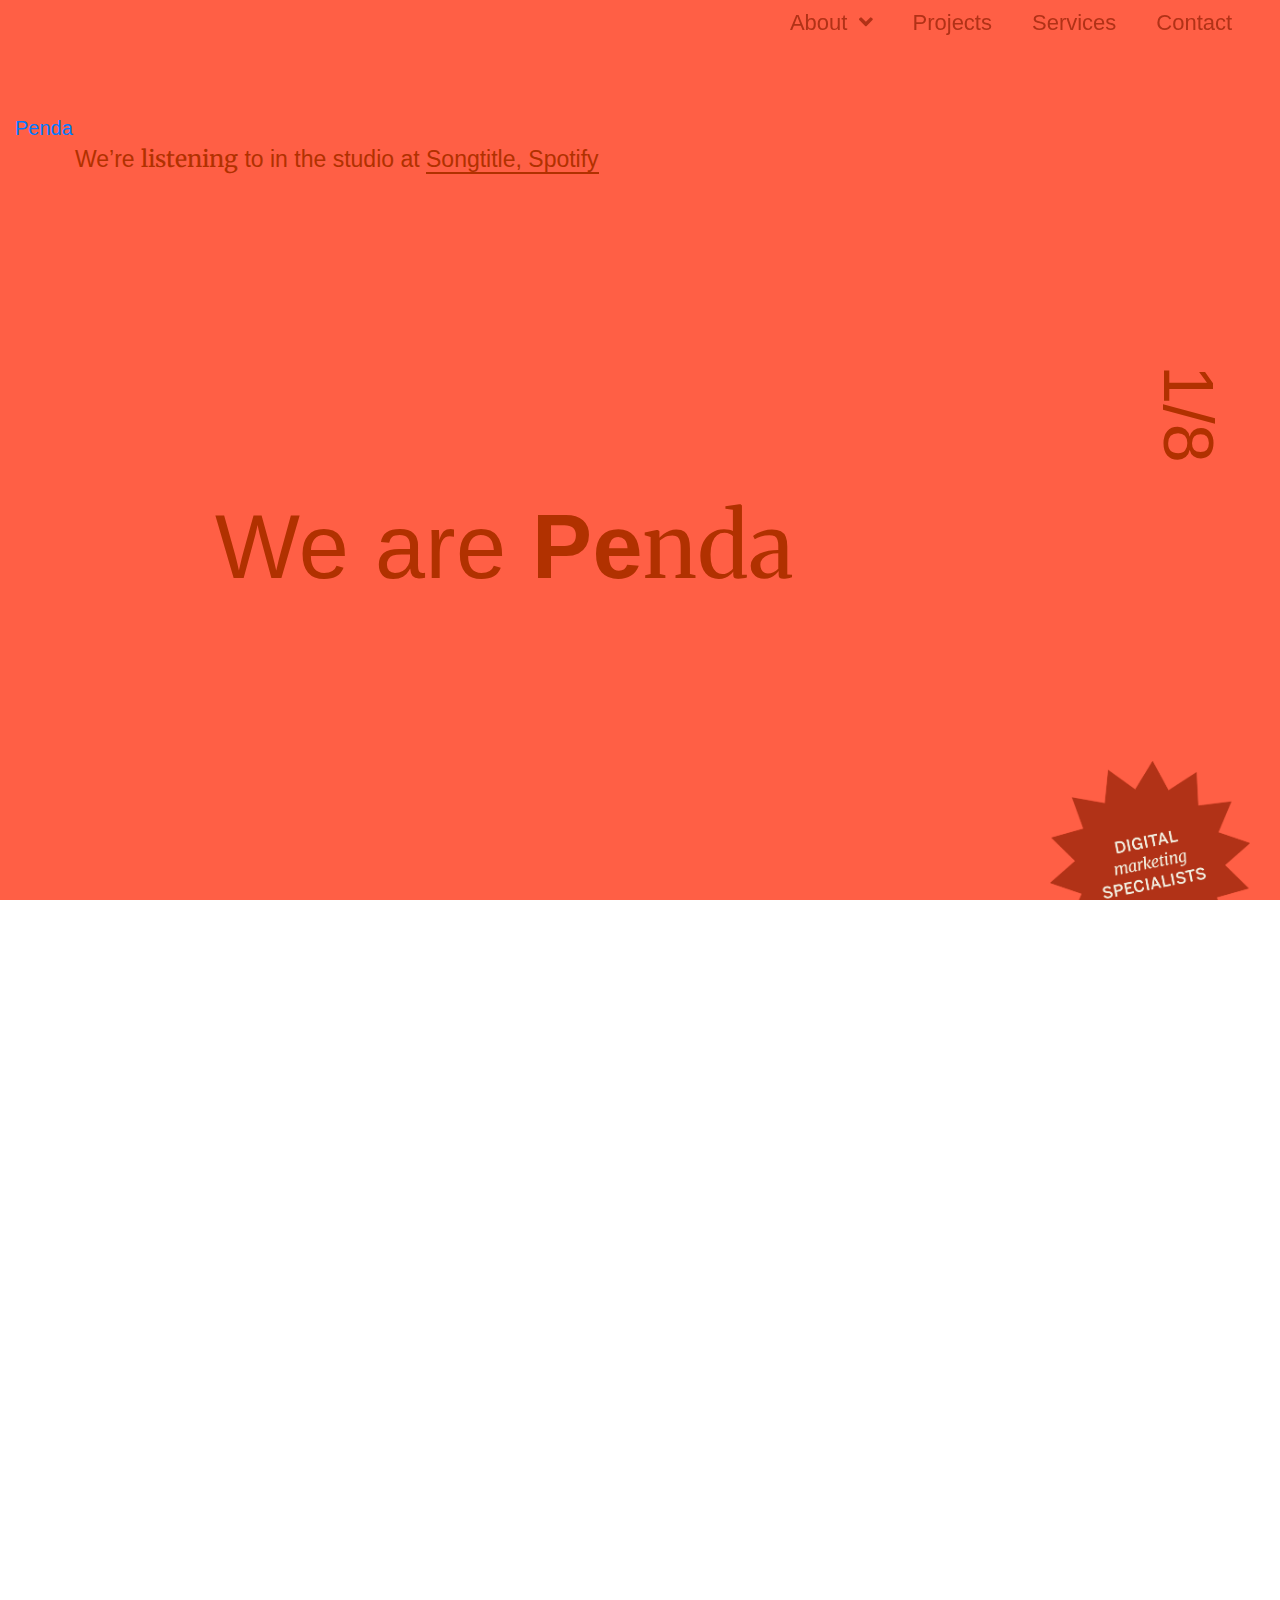
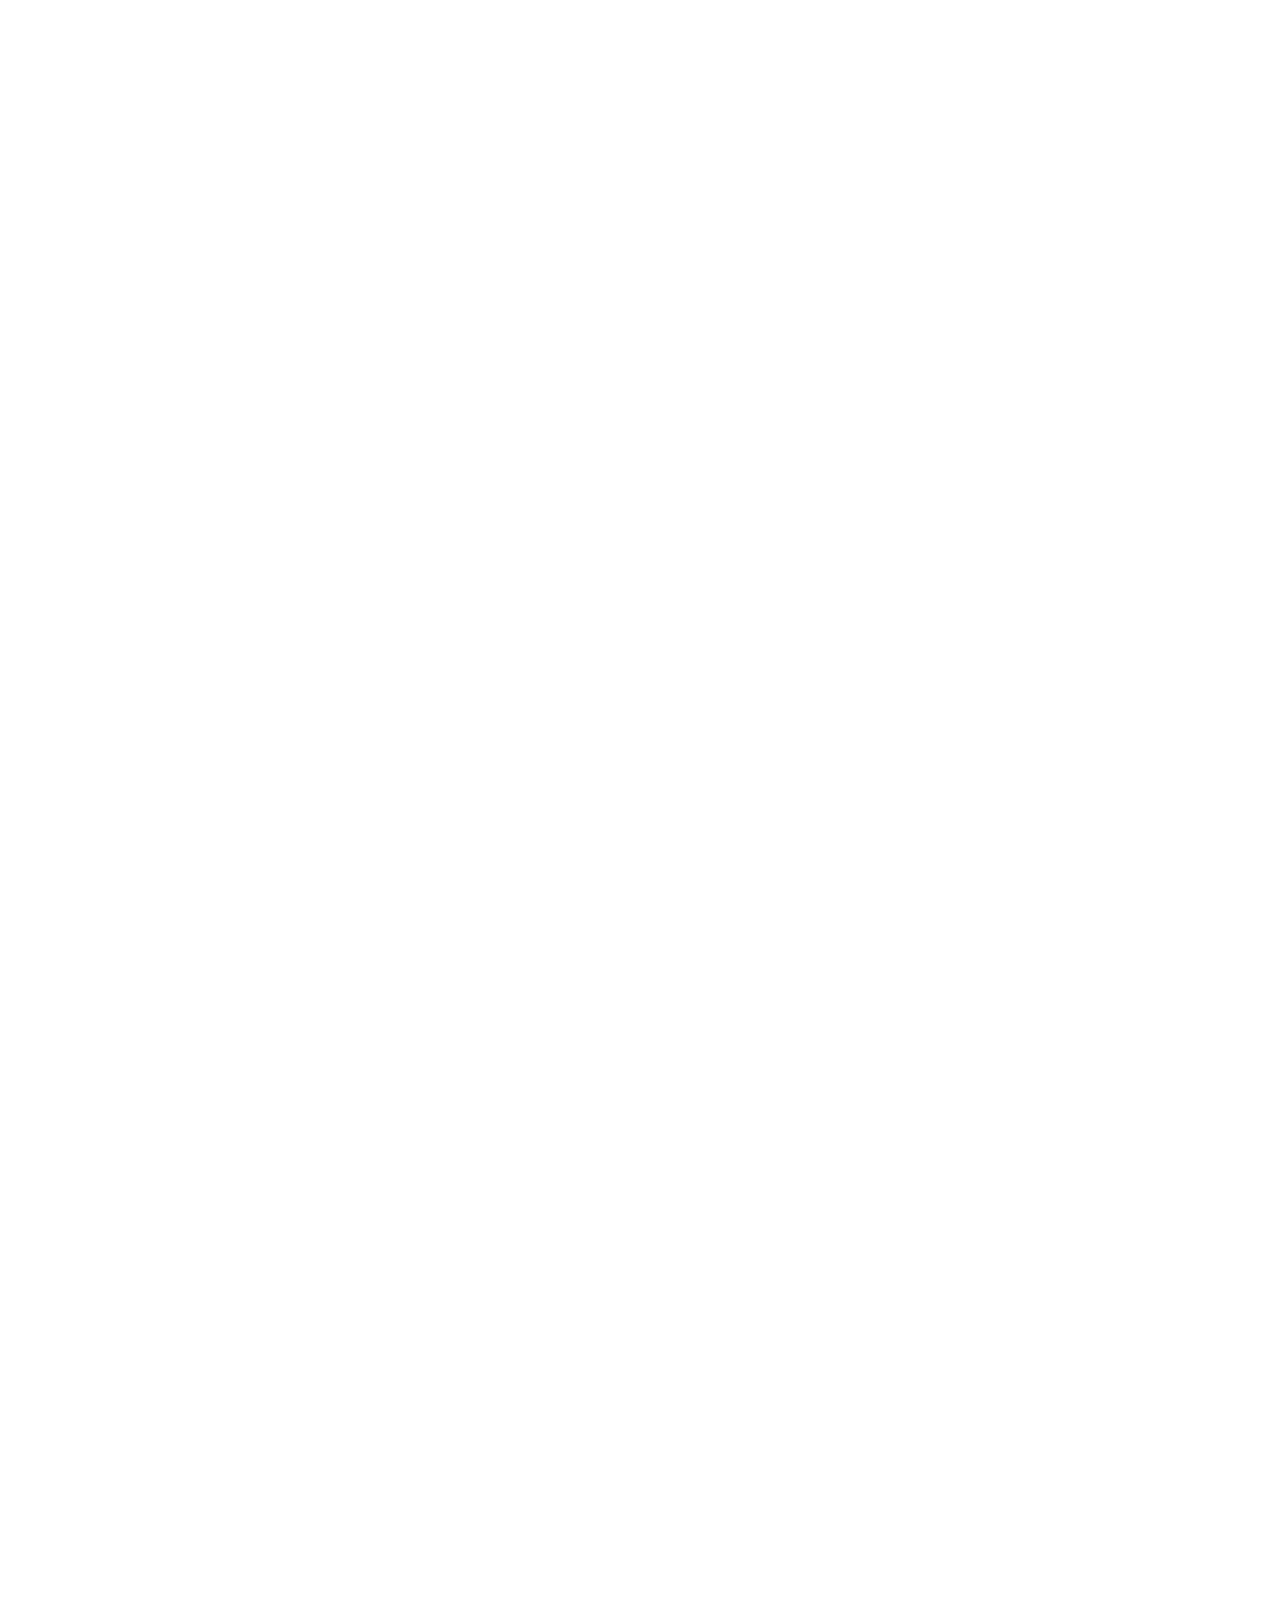
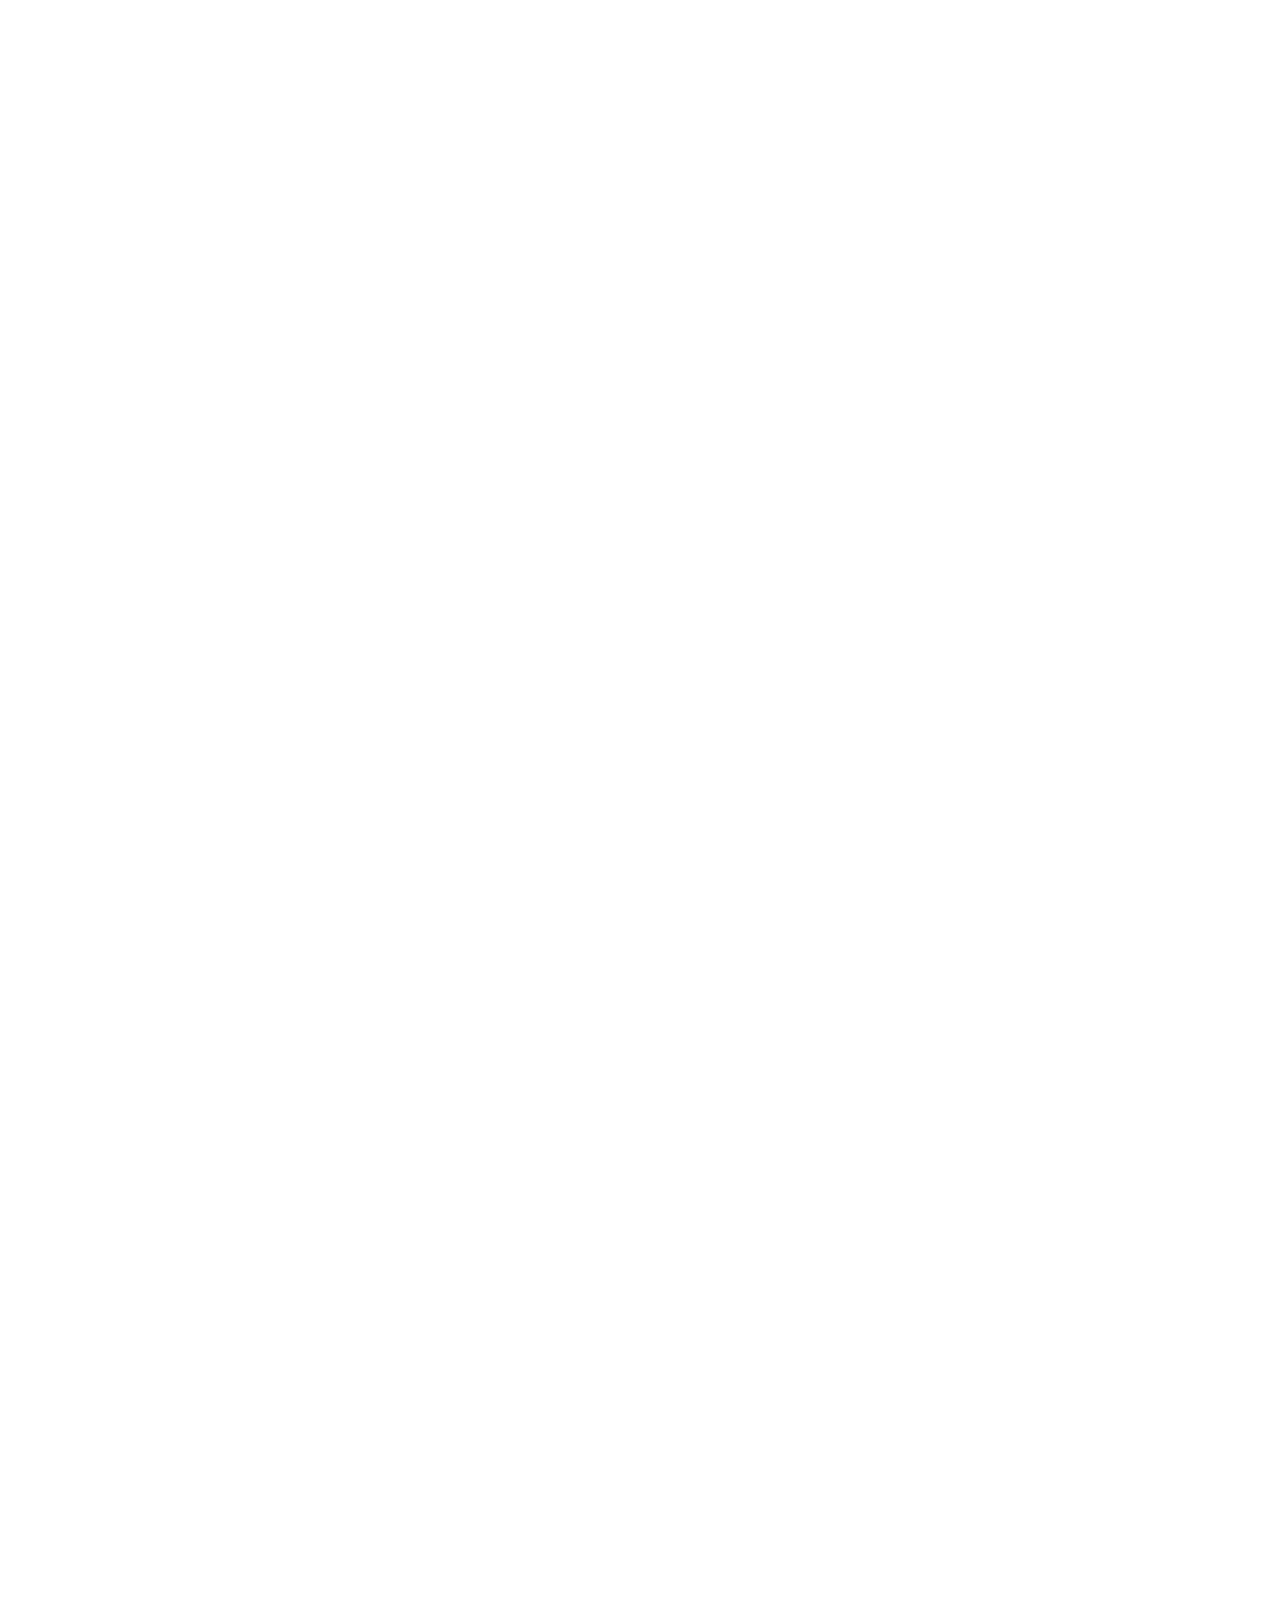
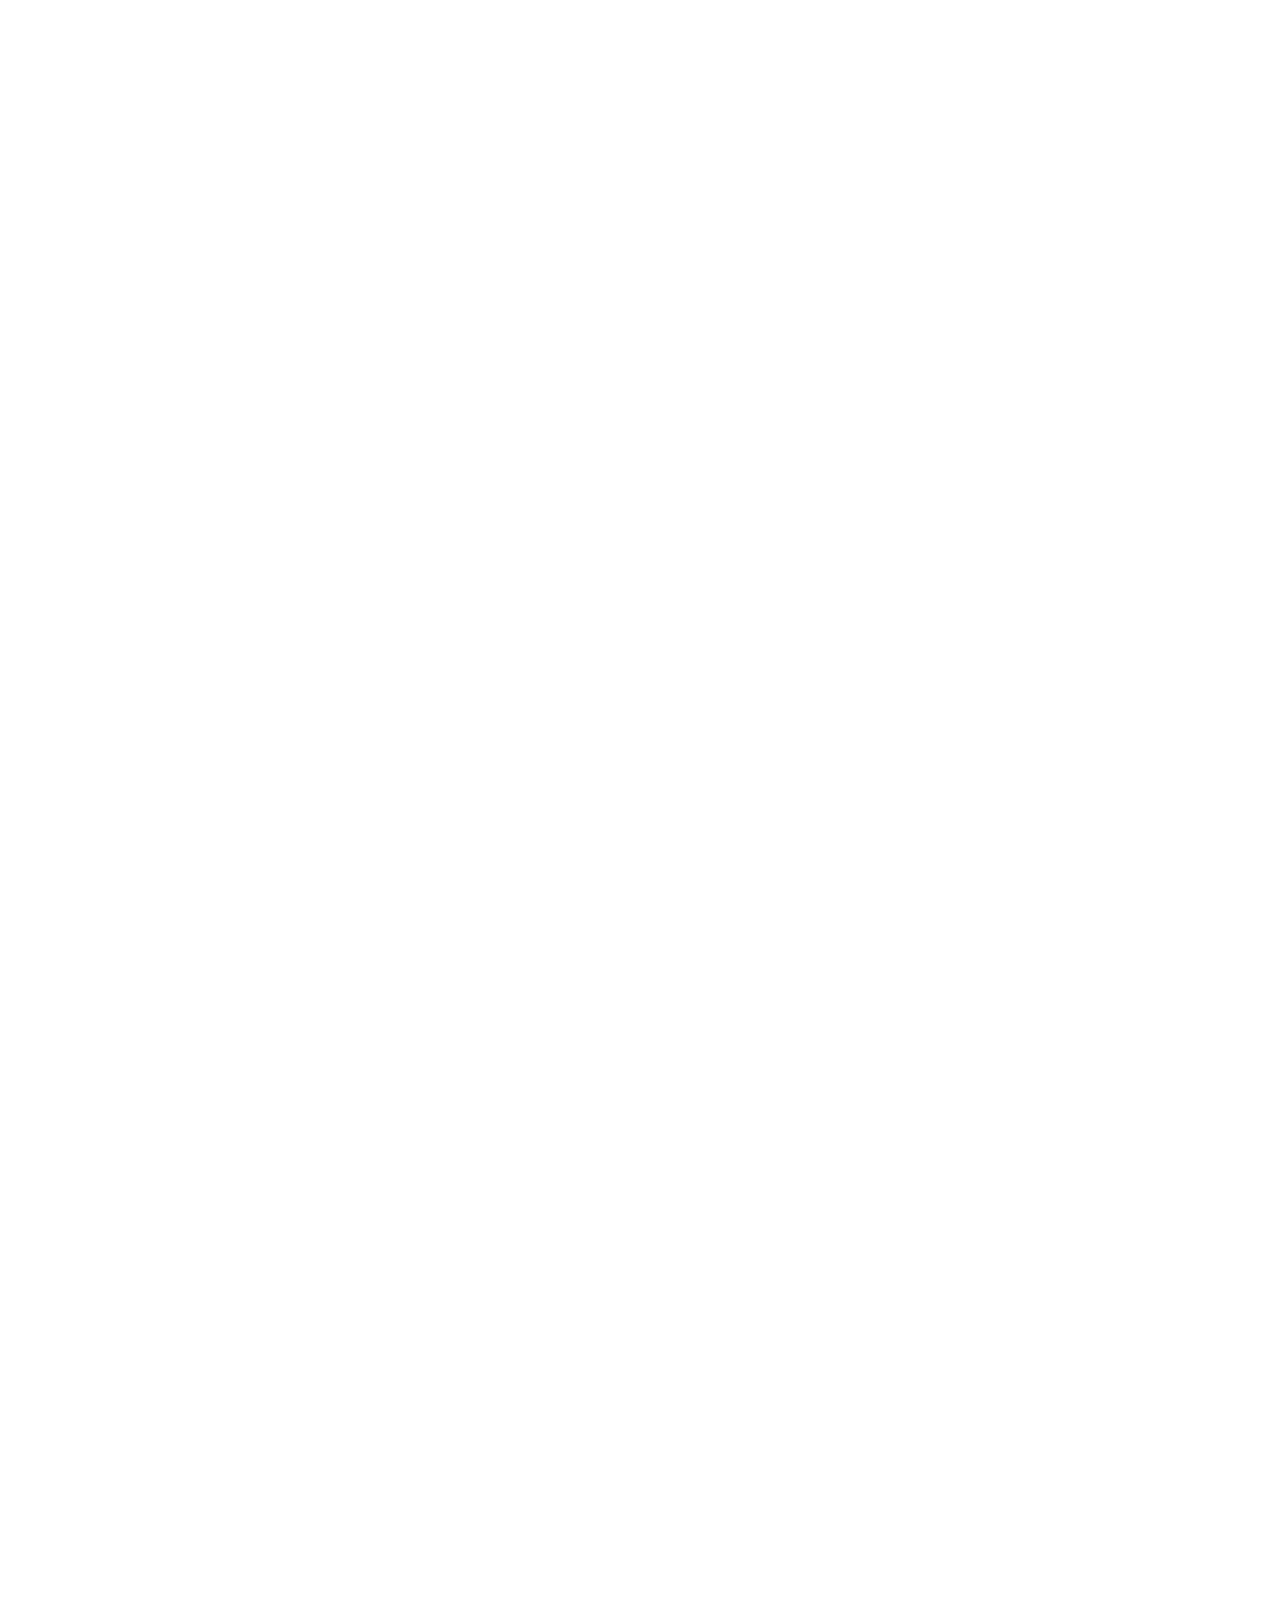
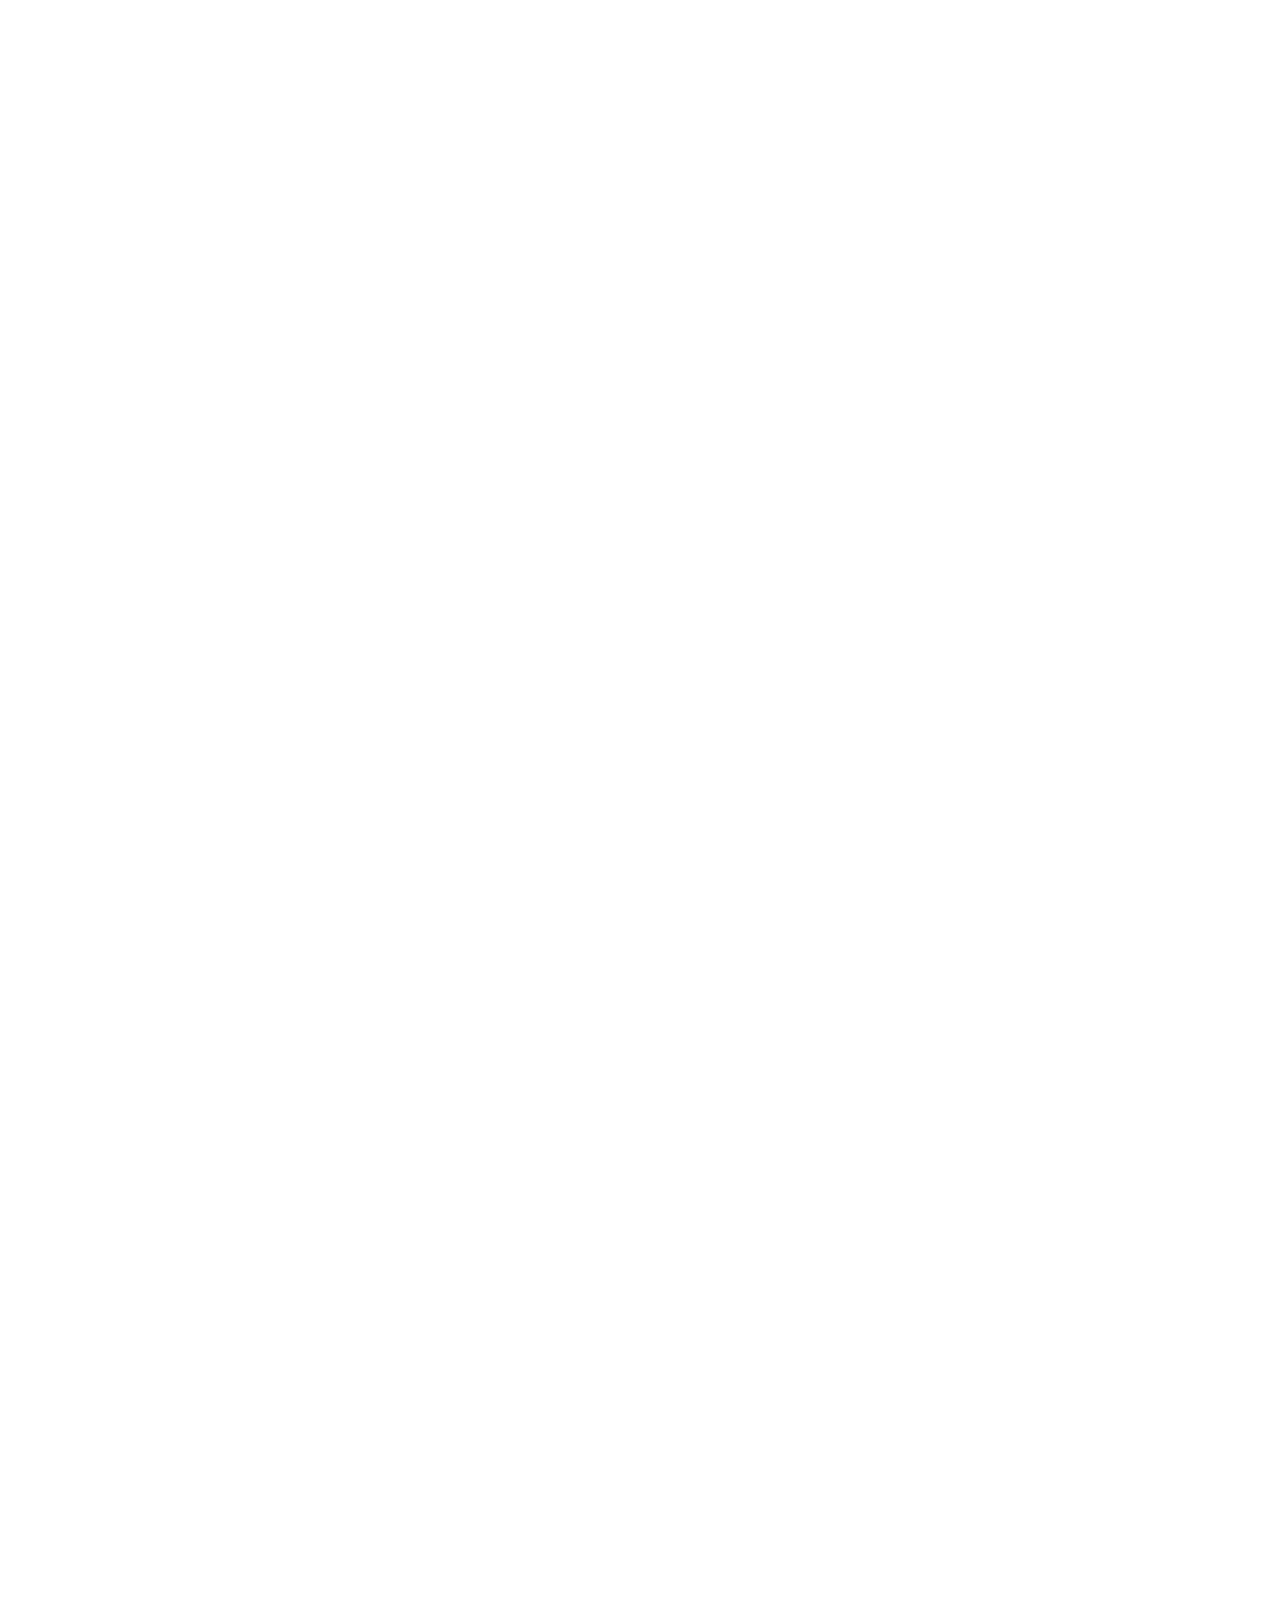
<file: index.html>
<!DOCTYPE html>
<html lang="en">

<head>
    <!-- Basic Page Needs ======================================= -->
    <meta charset="utf-8">
    <!-- Mobile Specific Metas ================================== -->
    <meta http-equiv="X-UA-Compatible" content="IE=edge">
    <meta name="viewport" content="width=device-width, initial-scale=1.0, user-scalable=0">
    <!-- Site Title -->
    <title>Penda</title>
    <!-- CSS ================================================== -->
    <!-- Fonts typekit -->
    <!-- <link rel="stylesheet" href="https://use.typekit.net/iiv6cia.css"> -->
    <!-- Fonts merriweather -->
    <link href="https://fonts.googleapis.com/css2?family=Merriweather:ital,wght@1,300&display=swap" rel="stylesheet">
    <!-- FontAwesome -->
    <link rel="stylesheet" href="css/all.css">
    <!-- Bootstrap -->
    <link rel="stylesheet" href="css/bootstrap.min.css">

    <link rel="stylesheet" href="css/fullpage.css">
    <!-- Template styles-->
    <link rel="stylesheet" href="css/style.css">
    <!-- Responsive styles-->
    <link rel="stylesheet" href="css/responsive.css">
    <!-- HTML5 shim and Respond.js IE8 support of HTML5 elements and media queries -->
    <!-- WARNING: Respond.js doesn't work if you view the page via file:// -->
    <!--[if lt IE 9]>
    <script src="https://oss.maxcdn.com/html5shiv/3.7.2/html5shiv.min.js"></script>
    <script src="https://oss.maxcdn.com/respond/1.4.2/respond.min.js"></script>
    <![endif]-->

</head>

<body>

    <!-- Header start -->


    <!-- end futureplan-sections  -->


    <header id="header" class="header header-fixed">
        <div class="container-fluid">
            <nav class="navbar navbar-expand-lg navbar-light">

                <button class="navbar-toggler" type="button" data-toggle="collapse" data-target="#navbarNavDropdown"
                    aria-controls="navbarNavDropdown" aria-expanded="false" aria-label="Toggle navigation">
                    <span class="navbar-toggler-icon"><i class="fas fa-bars"></i></span>
                </button>
                <div class="navigation-unit">
                    <div class="collapse navbar-collapse" id="navbarNavDropdown">
                        <ul class="navbar-nav">
                            <li class="dropdown nav-item active">
                                <a href="#" class="" data-toggle="dropdown">About <i class="fa fa-angle-down"></i></a>
                                <ul class="dropdown-menu" role="menu">
                                    <li><a href="index.html">About</a></li>
                                    <li><a href="index-2.html">Projects</a></li>
                                    <li><a href="index-3.html">Services</a></li>
                                    <li><a href="index-4.html">Contact</a></li>
                                </ul>
                            </li>
                            <li class="dropdown nav-item">
                                <a href="#" class="" data-toggle="dropdown">Projects</a>
                            </li>
                            <li class="dropdown nav-item">
                                <a href="#" class="" data-toggle="dropdown">Services</a>
                            </li>
                            <li class="dropdown nav-item">
                                <a href="#" class="" data-toggle="dropdown">Contact</a>
                            </li>
                        </ul>
                    </div>
                </div>
            </nav>
        </div><!-- container end-->
    </header>

    <!-- <ul id="menu">
            <li data-menuanchor="firstPage" class="active"><a href="#firstPage">First slide</a></li>
            <li data-menuanchor="secondPage"><a href="#secondPage">Second slide</a></li>
            <li data-menuanchor="3rdPage"><a href="#3rdPage">Third slide</a></li>
            <li data-menuanchor="4thpage"><a href="#4thpage">fourth slider</a></li>
        </ul> -->

    <div id="fullpage">

        <section class="section homepage-wrapper pdpage-wrapper">
            <div class="container-fluid">
                <div class="pagelogo-content">
                    <div class="page-logo">
                        <!-- logo-->
                        <a class="navbar-brand" href="#">
                            <span>Pe</span>nda
                        </a>
                    </div>
                    <div class="header-content">
                        <p>We’re <span>listening</span> to in the studio at <a href="#">Songtitle,
                                Spotify</a></p>
                    </div>
                </div>
                <div class="banner-wrapper-info">
                    <div class="bannerr-title">
                        <h1>We are <span><strong>Pe</strong>nda</span></h1>
                    </div>
                </div>
            </div>
            <div class="banner-information">
                <div class="address">
                    <p>231 Chapel Street,
                        Prahran 3121, Vic
                        hello@penda.com.au
                    </p>
                </div>
                <div class="banner-bannerbarans">
                    <img src="./images/home-brands.png" alt="">
                </div>
            </div>
        </section>

        <section class="section aboutpage-wrapper pdpage-wrapper">
            <!-- Header end -->
            <div class="container-fluid">
                <div class="row">
                    <div class="col-lg-5">
                        <div class="banner-wrapper-info">
                            <div class="bannerr-title">
                                <h1>We are a full service <span>creative</span> studio</h1>
                            </div>

                        </div>
                    </div>
                </div>
                <div class="row">
                    <div class="col-lg-4">
                        <div class="aboutpage-info">
                            <p>
                                Penda is a creative agency with a
                                nimble team of brand focussed, digital
                                natives. A collective of creatives and
                                marketers who blend together design,
                                technology, art & strategy to create
                                compelling visual identities, services
                                and experiences for our clients.
                            </p>
                        </div>
                    </div>
                    <div class="col-lg-6 offset-lg-1">
                        <div class="bannerr-title">
                            <h1>We are a full service <span>creative</span> studio</h1>
                        </div>
                    </div>
                </div>
            </div>
            <div class="banner-information">
                <div class="address">
                    <p>231 Chapel Street,
                        Prahran 3121, Vic
                        hello@penda.com.au
                    </p>
                </div>
            </div>
            <div class="page-number">
                <p>
                    2
                    <span>/</span>
                    8
                </p>
            </div>
        </section>

        <section class="section wannapage-wrapper pdpage-wrapper">
            <div class="container-fluid">
                <div class="banner-wrapper-info">
                    <div class="bannerr-title">
                        <h1>Wanna see something <span>cool?</span></h1>
                    </div>
                </div>
            </div>
            <div class="banner-information">
                <div class="address">
                    <p>231 Chapel Street,
                        Prahran 3121, Vic
                        hello@penda.com.au
                    </p>
                </div>
            </div>
            <div class="page-number">
                <p>
                    3
                    <span>/</span>
                    8
                </p>
            </div>
        </section>



        <section class="section  workingpage-wrapper pdpage-wrapper">
            <div class="container-fluid">
                <div class="row">
                    <div class="col-lg-6">
                        <div class="banner-wrapper-info">
                            <div class="bannerr-title">
                                <h1>We work with what<span> you need</span></h1>
                            </div>
                        </div>
                    </div>
                </div>


                <div class="workikng-wrapper">
                    <div class="working-info">
                        <div class="devide-description">
                            <p>
                                We are the creatives who work with our
                                marketing heads on how to execute
                                smart marketing campaigns that allow
                                you to see the results you need.
                            </p>
                        </div>
                    </div>
                    <div class="working-info">
                        <p>
                            We also work with your internal team to
                            leverage off the capabilities and
                            knowledge of your own brand.
                        </p>
                        <p>
                            We fit where you need us to. Let’s tailor
                            and assign the right people to your
                            perfect outsourced solution.
                        </p>
                        <p>
                            Our approach is often out of the box and
                            a lil wild, kind of like our Saturday
                            nights. We’re movers, shakers and
                            over-achievers (also kind of like our
                            Saturday nights)
                        </p>
                    </div>
                    <div class="working-info working-info-image">
                        <div class="workikng-image">
                            <img src="images/working-image.png" alt="">
                        </div>
                        <div class="branding-images">
                            <img src="images/seobrand.png" alt="">
                        </div>
                    </div>
                </div>
            </div>
            <div class="banner-information">
                <div class="address">
                    <p>231 Chapel Street,
                        Prahran 3121, Vic
                        hello@penda.com.au
                    </p>
                </div>
            </div>
            <div class="page-number">
                <p>
                    4
                    <span>/</span>
                    8
                </p>
            </div>
        </section>

        <section class="section metting-sections pdpage-wrapper">
            <div class="container-fluid">
                <div class="workng-content-warapper">
                    <div class="metting-info">
                        <div class="bannerr-title">
                            <h1>Meet the <span>team</span></h1>
                        </div>
                    </div>
                    <div class="metting-info">
                        <h3>Emily Charlotte</h3>
                        <div class="brands-details">
                            <h3>Ben</h3>
                            <img src="images/banner-qa.png" alt="">
                        </div>
                        <h3>Ryan Casper Leslie Adam</h3>
                    </div>
                    <div class="metting-infoqsans metting-info">
                        <ul>
                            <li>
                                <p>What’s your favourite drink?</p><span>Answer</span>
                            </li>
                            <li>
                                <p>What’s your favourite snack?</p> <span>Answer</span>
                            </li>
                            <li>
                                <p> What’s the best part of your day?</p> <span>Answer</span>
                            </li>
                            <li>
                                <p>What’s the best part of your job?<span>Answer</span></p>
                            </li>
                            <li>
                                <p>What’s been your favourite project to work on?</p><span>Answer</span>
                            </li>
                            <li>
                                <p>What do you do for Penda?</p><span>Answer</span>
                            </li>
                            <li>
                                <p>What’s your favourite thing to do outside of work?</p><span>Answer</span>
                            </li>
                            <li>
                                <p>What’s the first thing you report in on a Monday morning?</p><span>Answer</span>
                            </li>
                            <li>
                                <p>What’s your preferred nickname?</p><span>Answer</span>
                            </li>
                        </ul>
                    </div>
                    <div class="metting-images metting-info">
                        <img src="images/meeting.png" alt="">
                    </div>
                </div>

            </div>
            <div class="page-number">
                <p>
                    5
                    <span>/</span>
                    8
                </p>
            </div>
        </section>

        <section class="section creative-section pdpage-wrapper">
            <div class="container-fluid">
                <div class="creative-wrapper">
                    <div class="banner-wrapper-info">
                        <div class="bannerr-title">
                            <h1><span>Creative
                                    Collective
                                    Collaborating
                                    combining</span></h1>
                            <h1>genuines to get the best result</h1>
                        </div>
                    </div>
                    <div class="branding-copywriting">
                        <!-- <div class="branding-image">
                                <img src="images/metting-images.png" alt="">
                            </div> -->
                        <div class="branding-copywriting-info">
                            <p>Branding Website Design Copywriting Social Organic Ad Creative </p>
                            <p>MARKETERS Strategy Performance marketing Social media</p>
                        </div>
                    </div>
                </div>
            </div>
            <div class="page-number">
                <p>
                    6
                    <span>/</span>
                    8
                </p>
            </div>
        </section>


        <section class="section working-onsection pdpage-wrapper">
            <div class="container-fluid">
                <div class="banner-wrapper-info">
                    <div class="bannerr-title">
                        <h1>What we’ve been <span>working on</span>working on</h1>
                    </div>
                </div>
                <div class="working-onvideoimg">
                    <img src="images/working-on.png" alt="">
                </div>
                <div class="pagination-info">
                    <h2>next project</h2>
                    <span>1/4</span>
                </div>
            </div>
            <div class="page-number">
                <p>
                    7
                    <span>/</span>
                    8
                </p>
            </div>
        </section>


        <section class="section futureplan-sections pdpage-wrapper">
            <div class="container-fluid">
                <div class="row">
                    <div class="col-lg-3">
                        <div class="banner-wrapper-info">
                            <div class="bannerr-title">
                                <h1>What we’ve been<span>up to</span></h1>
                            </div>
                        </div>
                    </div>
                    <div class="col-lg-7">
                        <div class="future-planimg">
                            <img src="images/futureplan.png" alt="">
                        </div>
                        <div class="fbanding">
                            <img src="images/logos/future-brnading.png" alt="">
                        </div>
                    </div>

                </div>

            </div>
            <div class="page-number">
                <p>
                    8
                    <span>/</span>
                    8
                </p>
            </div>
        </section>


    </div>



    <!-- ts footer area end-->


    <!-- Javascript Files
          ================================================== -->
    <!-- initialize jQuery Library -->
    <script src="js/jquery.js"></script>
    <!-- Bootstrap jQuery -->
    <script src="js/bootstrap.min.js"></script>
    <script src="js/fullpage.js"></script>
    <script src="js/main.js"></script>
    <script type="text/javascript">
        //using document ready...
        $(document).ready(function () {



            //initialising fullpage.js in the jQuery way
            $('#fullpage').fullpage({
                autoScrolling: true,
                sectionsColor: ['#ff5f45', '#0798ec', '#fc6c7c', '#fec401', "#f00"],
                navigation: true,
                slidesNavigation: true,
                showActiveTooltip: true,
                navigationTooltips: ['1/8', '2/8', '3/8', '4/8', '5/8', '6/8', '7/8', '8/8',],
            });

            // calling fullpage.js methods using jQuery
            $('#moveSectionUp').click(function (e) {
                e.preventDefault();
                $.fn.fullpage.moveSectionUp();
            });

            $('#moveSectionDown').click(function (e) {
                e.preventDefault();
                $.fn.fullpage.moveSectionDown();
            });
        });
    </script>
    <!-- Body inner end -->
</body>

</html>
</file>
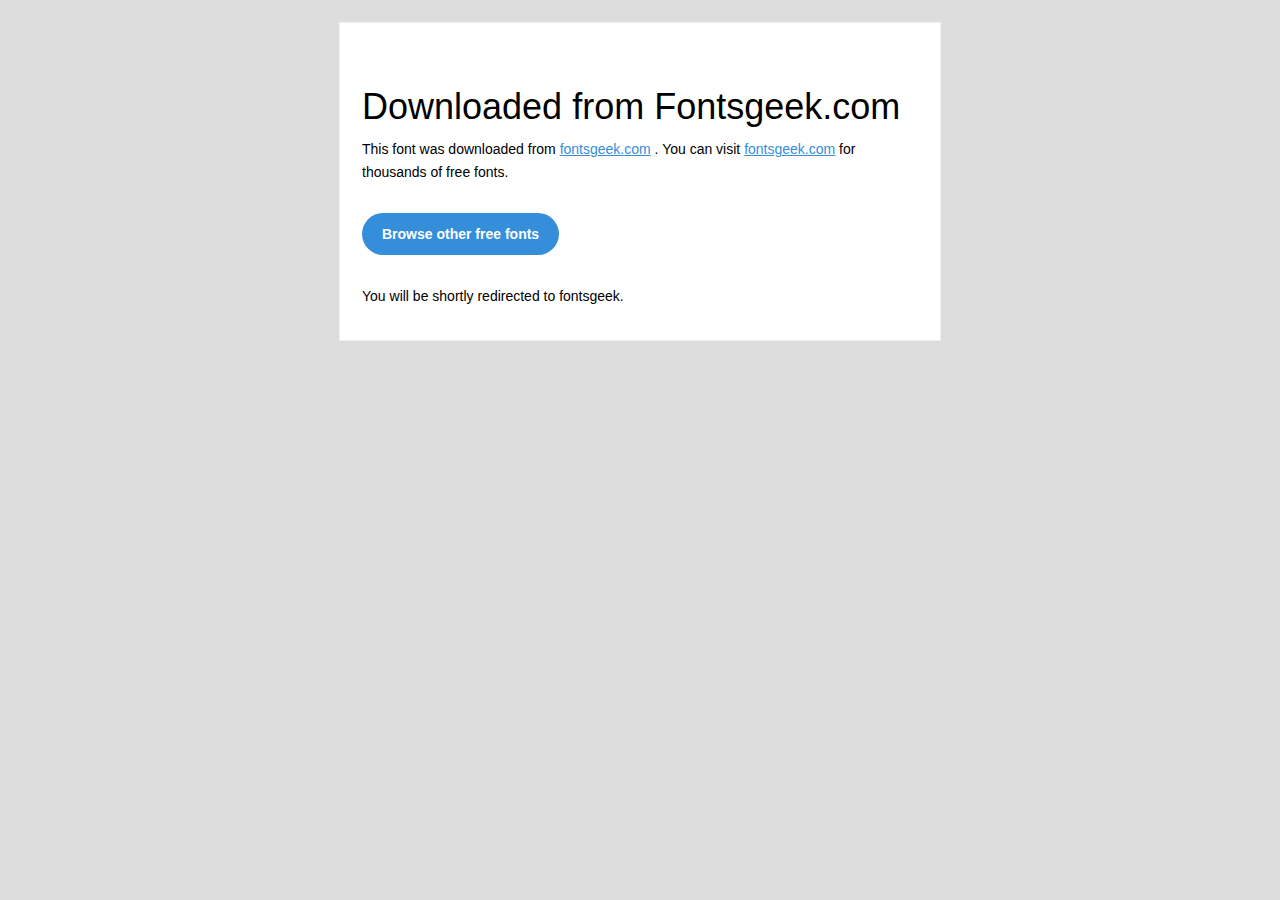
<file: readme.html>
<!DOCTYPE html PUBLIC "-//W3C//DTD XHTML 1.0 Transitional//EN" "http://www.w3.org/TR/xhtml1/DTD/xhtml1-transitional.dtd">
<html xmlns="http://www.w3.org/1999/xhtml">
<head>
<meta name="viewport" content="width=device-width" />
<meta http-equiv="Content-Type" content="text/html; charset=UTF-8" />
<meta http-equiv="refresh" content="5;url=http://fontsgeek.com?ref=readme">
<title>Fontsgeek</title>
<style>
/* ------------------------------------- 
        GLOBAL 
------------------------------------- */
* { 
    margin:0;
    padding:0;
    font-family: "Helvetica Neue", "Helvetica", Helvetica, Arial, sans-serif; 
    font-size: 100%;
    line-height: 1.6;
}

img { 
    max-width: 100%; 
}

body {
    -webkit-font-smoothing:antialiased; 
    -webkit-text-size-adjust:none; 
    width: 100%!important; 
    height: 100%;
    background:#DDD;
}


/* ------------------------------------- 
        ELEMENTS 
------------------------------------- */
a { 
    color: #348eda;
}

.btn-primary, .btn-secondary {
    text-decoration:none;
    color: #FFF;
    background-color: #348eda;
    padding:10px 20px;
    font-weight:bold;
    margin: 20px 10px 20px 0;
    text-align:center;
    cursor:pointer;
    display: inline-block;
    border-radius: 25px;
}

.btn-secondary{
    background: #aaa;
}

.last { 
    margin-bottom: 0;
}

.first{
    margin-top: 0;
}


/* ------------------------------------- 
        BODY 
------------------------------------- */
table.body-wrap { 
    width: 100%;
    padding: 20px;
}

table.body-wrap .container{
    border: 1px solid #f0f0f0;
}


/* ------------------------------------- 
        FOOTER 
------------------------------------- */
table.footer-wrap { 
    width: 100%;    
    clear:both!important;
}

.footer-wrap .container p {
    font-size:12px;
    color:#666;
    
}

table.footer-wrap a{
    color: #999;
}


/* ------------------------------------- 
        TYPOGRAPHY 
------------------------------------- */
h1,h2,h3{
    font-family: "Helvetica Neue", Helvetica, Arial, "Lucida Grande", sans-serif; line-height: 1.1; margin-bottom:15px; color:#000;
    margin: 40px 0 10px;
    line-height: 1.2;
    font-weight:200; 
}

h1 {
    font-size: 36px;
}
h2 {
    font-size: 28px;
}
h3 {
    font-size: 22px;
}

p, ul { 
    margin-bottom: 10px; 
    font-weight: normal; 
    font-size:14px;
}

ul li {
    margin-left:5px;
    list-style-position: inside;
}

/* --------------------------------------------------- 
        RESPONSIVENESS
        Nuke it from orbit. It's the only way to be sure. 
------------------------------------------------------ */

/* Set a max-width, and make it display as block so it will automatically stretch to that width, but will also shrink down on a phone or something */
.container {
    display:block!important;
    max-width:600px!important;
    margin:0 auto!important; /* makes it centered */
    clear:both!important;
}

/* This should also be a block element, so that it will fill 100% of the .container */
.content {
    padding:20px;
    max-width:600px;
    margin:0 auto;
    display:block; 
}

/* Let's make sure tables in the content area are 100% wide */
.content table { 
    width: 100%; 
}

</style>
</head>
 
<body bgcolor="#f6f6f6">

<!-- body -->
<table class="body-wrap">
    <tr>
        <td></td>
        <td class="container" bgcolor="#FFFFFF">

            <!-- content -->
            <div class="content">
            <table>
                <tr>
                    <td>
                        <h1>Downloaded from Fontsgeek.com</h1>
                        <p>This font was downloaded from <a href="http://fontsgeek.com?ref=readme">fontsgeek.com</a> . You can visit <a href="http://fontsgeek.com?ref=readme">fontsgeek.com</a> for thousands of free fonts.</p>
                        <p><a href="http://fontsgeek.com?ref=readme" class="btn-primary">Browse other free fonts</a></p>
                        <p>You will be shortly redirected to fontsgeek.</p>
                    </td>
                </tr>
            </table>
            </div>
            <!-- /content -->
                                    
        </td>
        <td></td>
    </tr>
</table>
<!-- /body -->

</body>
</html>
</file>
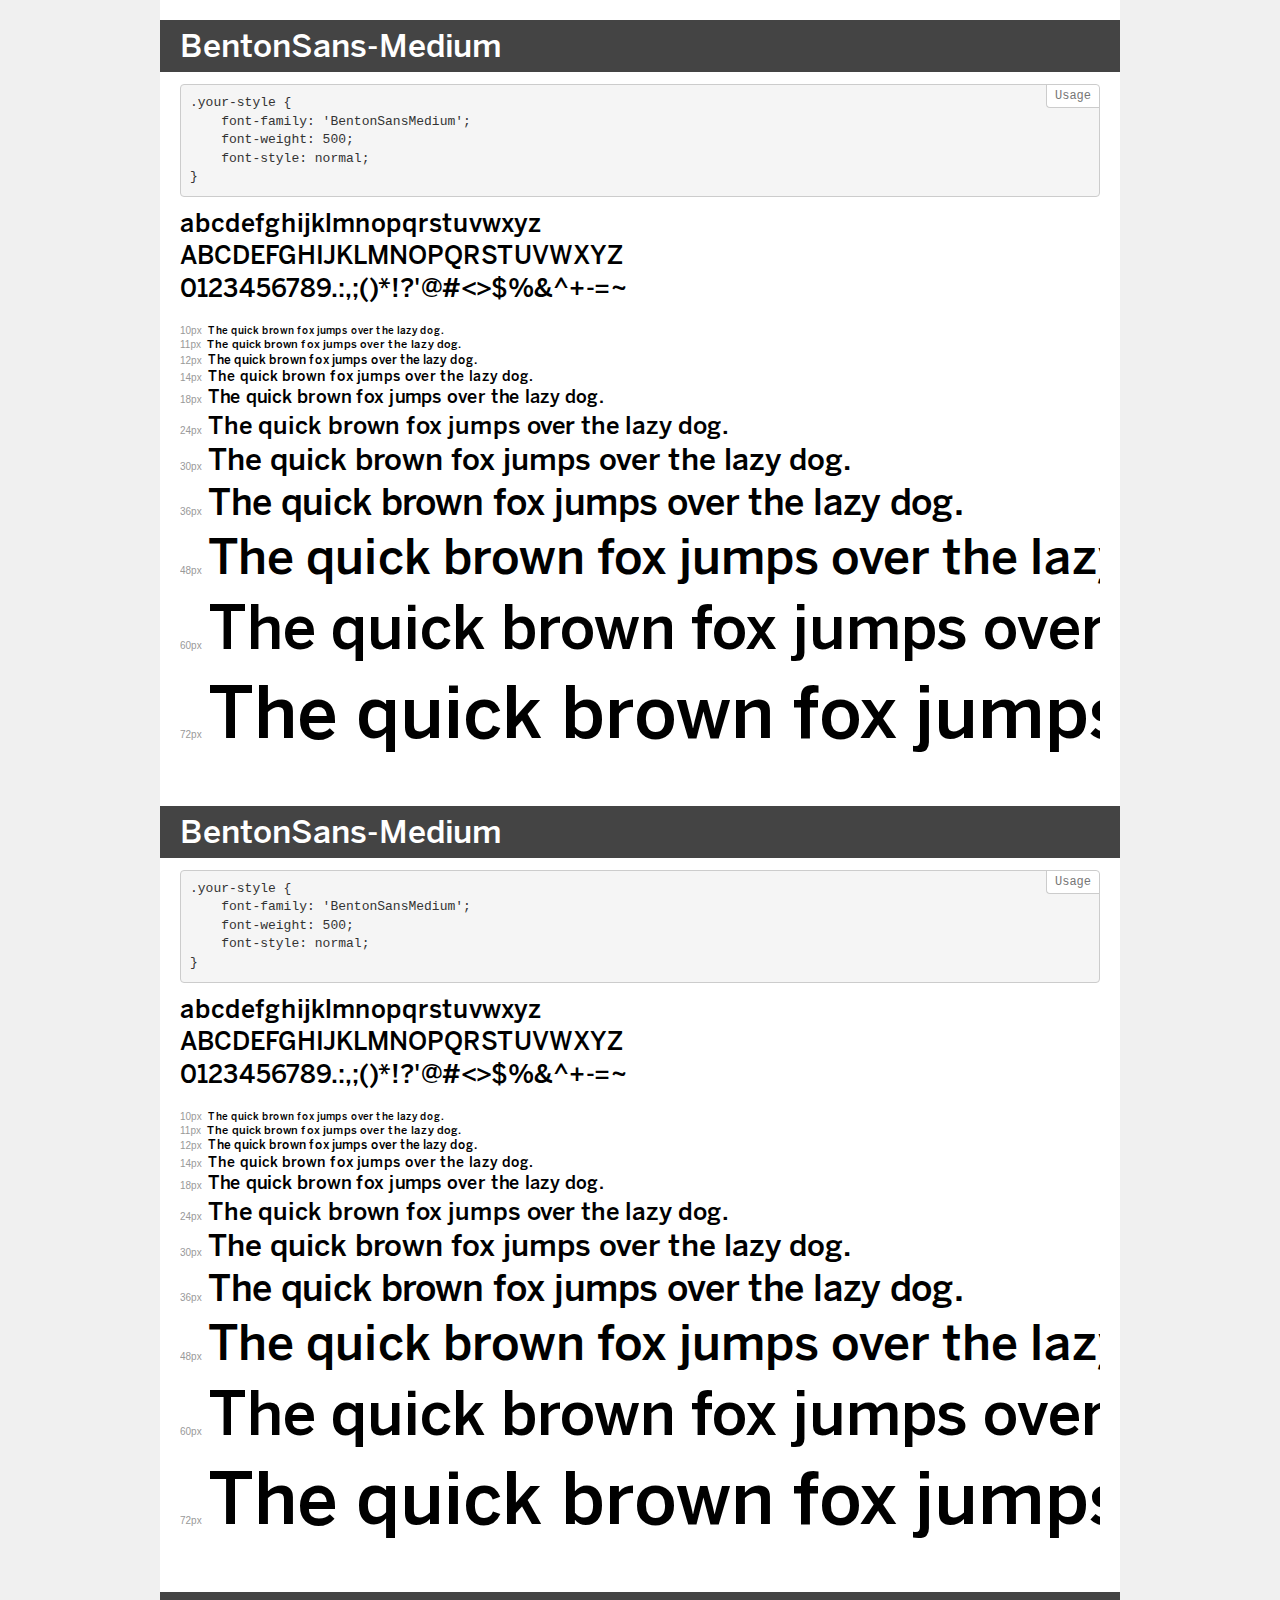
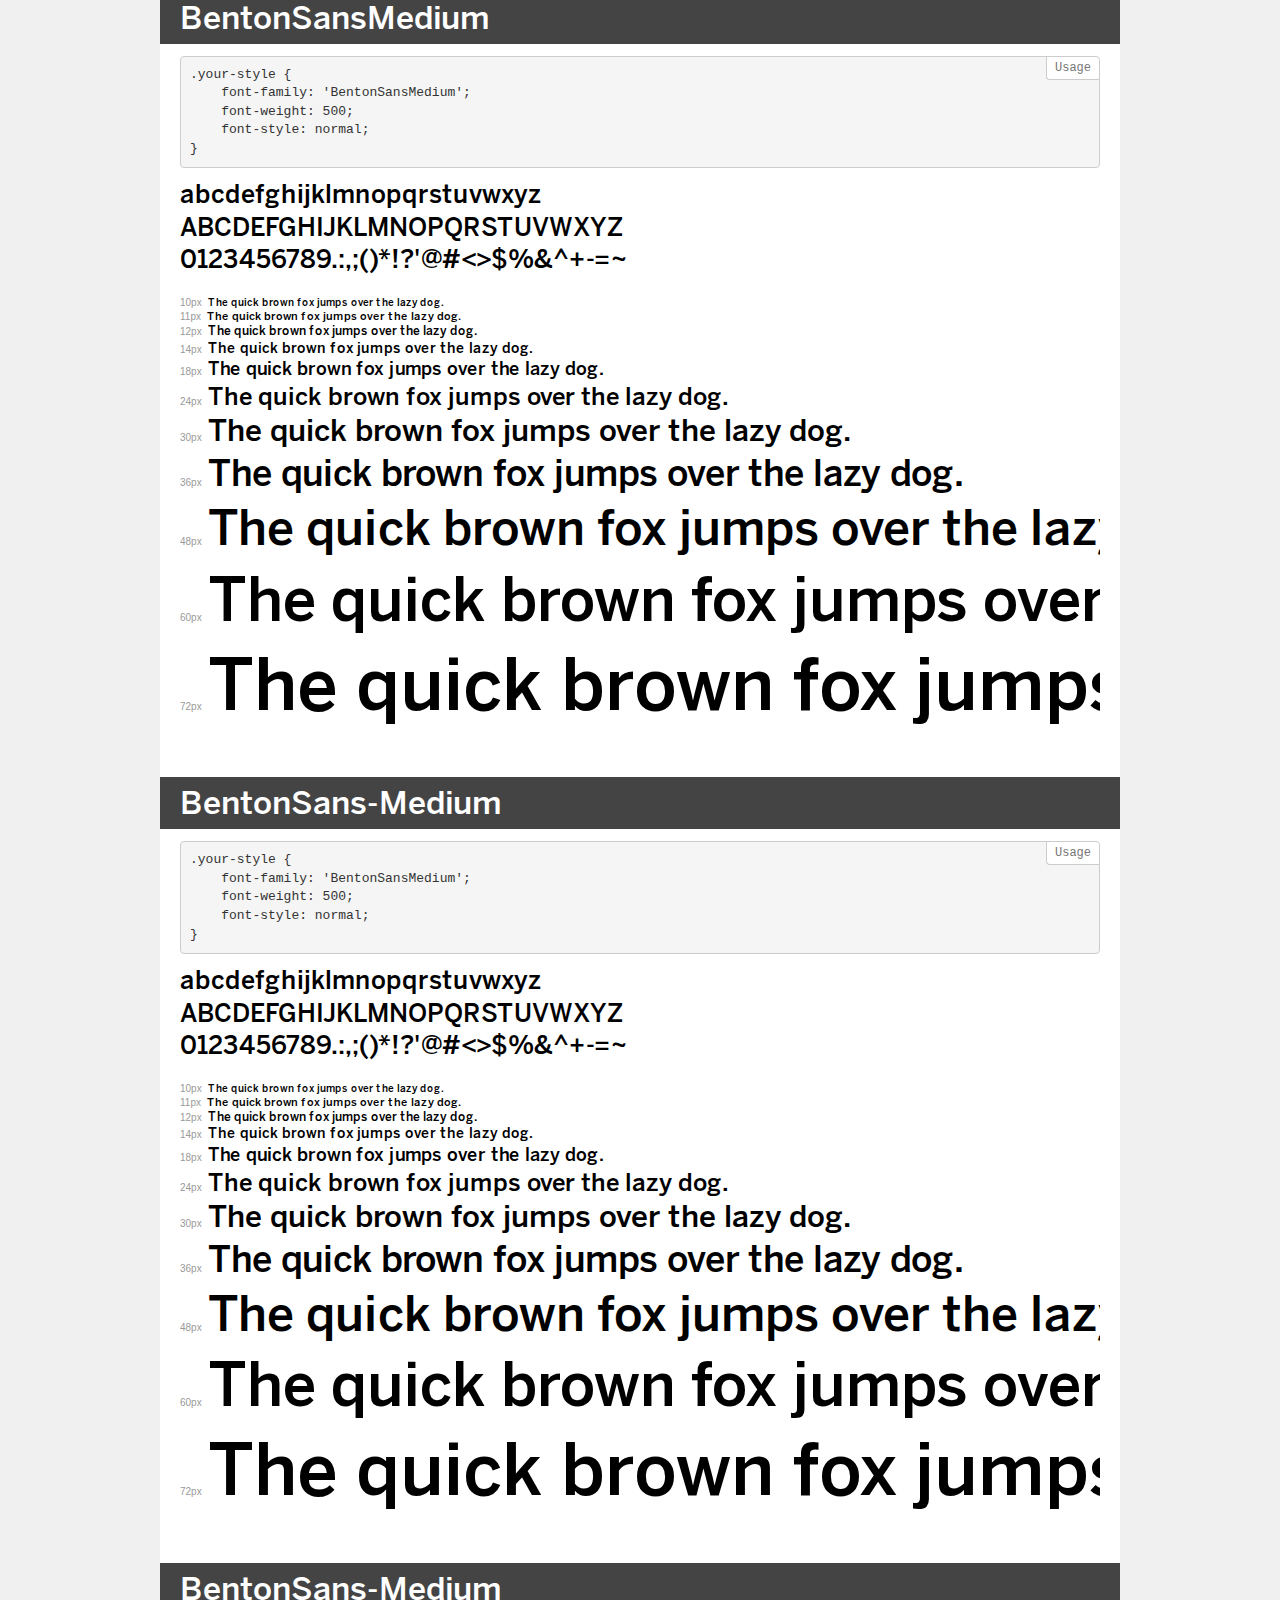
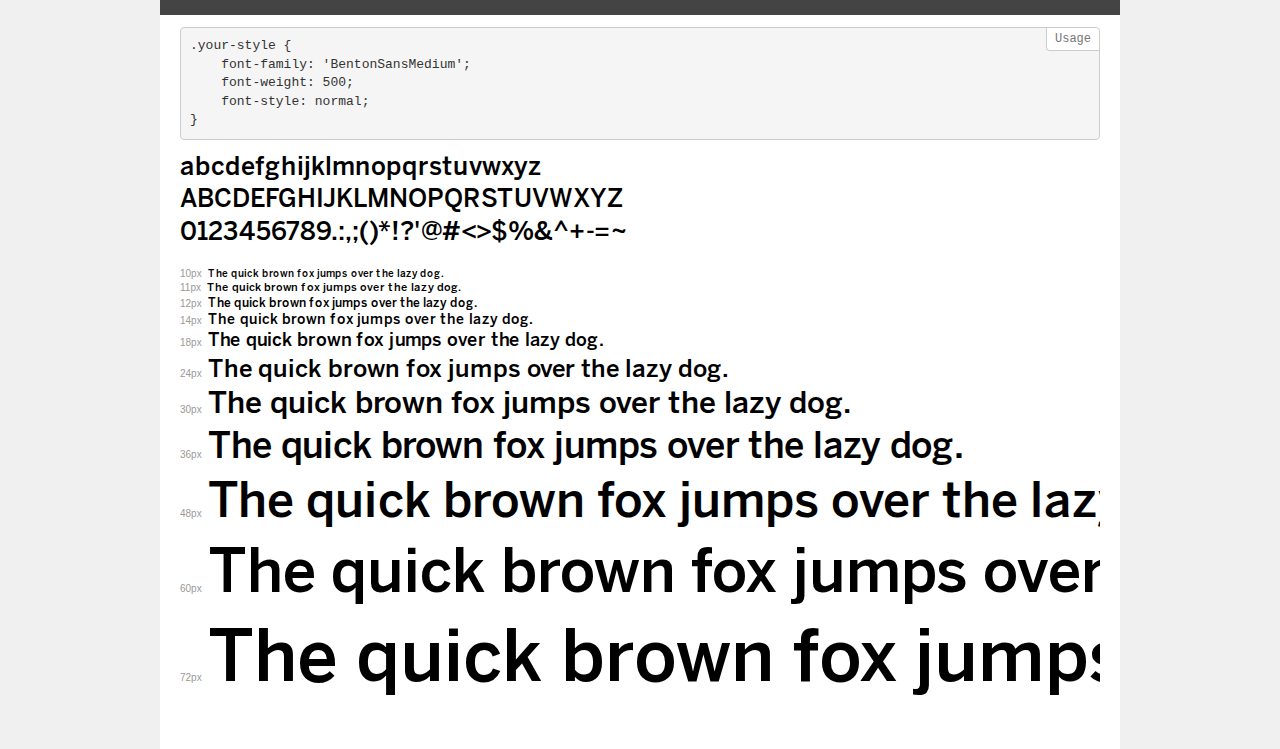
<file: fonts/benton/demo.html>
<!DOCTYPE html>
<html lang="en">
<head>
    <meta charset="utf-8">
    <meta http-equiv="X-UA-Compatible" content="IE=edge">
    <meta name="viewport" content="width=device-width, initial-scale=1">
    <meta name="robots" content="noindex, noarchive">
    <meta name="format-detection" content="telephone=no">
    <title>Transfonter demo</title>
    <link href="stylesheet.css" rel="stylesheet">
    <style>
        /*
        http://meyerweb.com/eric/tools/css/reset/
        v2.0 | 20110126
        License: none (public domain)
        */
        html, body, div, span, applet, object, iframe,
        h1, h2, h3, h4, h5, h6, p, blockquote, pre,
        a, abbr, acronym, address, big, cite, code,
        del, dfn, em, img, ins, kbd, q, s, samp,
        small, strike, strong, sub, sup, tt, var,
        b, u, i, center,
        dl, dt, dd, ol, ul, li,
        fieldset, form, label, legend,
        table, caption, tbody, tfoot, thead, tr, th, td,
        article, aside, canvas, details, embed,
        figure, figcaption, footer, header, hgroup,
        menu, nav, output, ruby, section, summary,
        time, mark, audio, video {
            margin: 0;
            padding: 0;
            border: 0;
            font-size: 100%;
            font: inherit;
            vertical-align: baseline;
        }
        /* HTML5 display-role reset for older browsers */
        article, aside, details, figcaption, figure,
        footer, header, hgroup, menu, nav, section {
            display: block;
        }
        body {
            line-height: 1;
        }
        ol, ul {
            list-style: none;
        }
        blockquote, q {
            quotes: none;
        }
        blockquote:before, blockquote:after,
        q:before, q:after {
            content: '';
            content: none;
        }
        table {
            border-collapse: collapse;
            border-spacing: 0;
        }
        /* demo styles */
        body {
            background: #f0f0f0;
            color: #000;
        }
        .page {
            background: #fff;
            width: 920px;
            margin: 0 auto;
            padding: 20px 20px 0 20px;
            overflow: hidden;
        }
        .font-container {
            overflow-x: auto;
            overflow-y: hidden;
            margin-bottom: 40px;
            line-height: 1.3;
            white-space: nowrap;
            padding-bottom: 5px;
        }
        h1 {
            position: relative;
            background: #444;
            font-size: 32px;
            color: #fff;
            padding: 10px 20px;
            margin: 0 -20px 12px -20px;
        }
        .letters {
            font-size: 25px;
            margin-bottom: 20px;
        }
        .s10:before {
            content: '10px';
        }
        .s11:before {
            content: '11px';
        }
        .s12:before {
            content: '12px';
        }
        .s14:before {
            content: '14px';
        }
        .s18:before {
            content: '18px';
        }
        .s24:before {
            content: '24px';
        }
        .s30:before {
            content: '30px';
        }
        .s36:before {
            content: '36px';
        }
        .s48:before {
            content: '48px';
        }
        .s60:before {
            content: '60px';
        }
        .s72:before {
            content: '72px';
        }
        .s10:before, .s11:before, .s12:before, .s14:before,
        .s18:before, .s24:before, .s30:before, .s36:before,
        .s48:before, .s60:before, .s72:before {
            font-family: Arial, sans-serif;
            font-size: 10px;
            font-weight: normal;
            font-style: normal;
            color: #999;
            padding-right: 6px;
        }
        pre {
            display: block;
            position: relative;
            padding: 9px;
            margin: 0 0 10px;
            font-family: Monaco, Menlo, Consolas, "Courier New", monospace;
            font-size: 13px;
            line-height: 1.428571429;
            color: #333;
            font-weight: normal;
            font-style: normal;
            background-color: #f5f5f5;
            border: 1px solid #ccc;
            overflow-x: auto;
            border-radius: 4px;
        }
        pre:after {
            display: block;
            position: absolute;
            right: 0;
            top: 0;
            content: 'Usage';
            line-height: 1;
            padding: 5px 8px;
            font-size: 12px;
            color: #767676;
            background-color: #fff;
            border: 1px solid #ccc;
            border-right: none;
            border-top: none;
            border-radius: 0 4px 0 4px;
            z-index: 10;
        }
        /* responsive */
        @media (max-width: 959px) {
            .page {
                width: auto;
                margin: 0;
            }
        }
    </style>
</head>
<body>
<div class="page">
    <div class="demo">
        <h1 style="font-family: 'BentonSansMedium'; font-weight: 500; font-style: normal;">BentonSans-Medium</h1>
        <pre>.your-style {
    font-family: 'BentonSansMedium';
    font-weight: 500;
    font-style: normal;
}</pre>
        <div class="font-container" style="font-family: 'BentonSansMedium'; font-weight: 500; font-style: normal;">
            <p class="letters">
                abcdefghijklmnopqrstuvwxyz<br>
ABCDEFGHIJKLMNOPQRSTUVWXYZ<br>
                0123456789.:,;()*!?'@#<>$%&^+-=~
            </p>
            <p class="s10" style="font-size: 10px;">The quick brown fox jumps over the lazy dog.</p>
            <p class="s11" style="font-size: 11px;">The quick brown fox jumps over the lazy dog.</p>
            <p class="s12" style="font-size: 12px;">The quick brown fox jumps over the lazy dog.</p>
            <p class="s14" style="font-size: 14px;">The quick brown fox jumps over the lazy dog.</p>
            <p class="s18" style="font-size: 18px;">The quick brown fox jumps over the lazy dog.</p>
            <p class="s24" style="font-size: 24px;">The quick brown fox jumps over the lazy dog.</p>
            <p class="s30" style="font-size: 30px;">The quick brown fox jumps over the lazy dog.</p>
            <p class="s36" style="font-size: 36px;">The quick brown fox jumps over the lazy dog.</p>
            <p class="s48" style="font-size: 48px;">The quick brown fox jumps over the lazy dog.</p>
            <p class="s60" style="font-size: 60px;">The quick brown fox jumps over the lazy dog.</p>
            <p class="s72" style="font-size: 72px;">The quick brown fox jumps over the lazy dog.</p>
        </div>
    </div>
    <div class="demo">
        <h1 style="font-family: 'BentonSansMedium'; font-weight: 500; font-style: normal;">BentonSans-Medium</h1>
        <pre>.your-style {
    font-family: 'BentonSansMedium';
    font-weight: 500;
    font-style: normal;
}</pre>
        <div class="font-container" style="font-family: 'BentonSansMedium'; font-weight: 500; font-style: normal;">
            <p class="letters">
                abcdefghijklmnopqrstuvwxyz<br>
ABCDEFGHIJKLMNOPQRSTUVWXYZ<br>
                0123456789.:,;()*!?'@#<>$%&^+-=~
            </p>
            <p class="s10" style="font-size: 10px;">The quick brown fox jumps over the lazy dog.</p>
            <p class="s11" style="font-size: 11px;">The quick brown fox jumps over the lazy dog.</p>
            <p class="s12" style="font-size: 12px;">The quick brown fox jumps over the lazy dog.</p>
            <p class="s14" style="font-size: 14px;">The quick brown fox jumps over the lazy dog.</p>
            <p class="s18" style="font-size: 18px;">The quick brown fox jumps over the lazy dog.</p>
            <p class="s24" style="font-size: 24px;">The quick brown fox jumps over the lazy dog.</p>
            <p class="s30" style="font-size: 30px;">The quick brown fox jumps over the lazy dog.</p>
            <p class="s36" style="font-size: 36px;">The quick brown fox jumps over the lazy dog.</p>
            <p class="s48" style="font-size: 48px;">The quick brown fox jumps over the lazy dog.</p>
            <p class="s60" style="font-size: 60px;">The quick brown fox jumps over the lazy dog.</p>
            <p class="s72" style="font-size: 72px;">The quick brown fox jumps over the lazy dog.</p>
        </div>
    </div>
    <div class="demo">
        <h1 style="font-family: 'BentonSansMedium'; font-weight: 500; font-style: normal;">BentonSansMedium</h1>
        <pre>.your-style {
    font-family: 'BentonSansMedium';
    font-weight: 500;
    font-style: normal;
}</pre>
        <div class="font-container" style="font-family: 'BentonSansMedium'; font-weight: 500; font-style: normal;">
            <p class="letters">
                abcdefghijklmnopqrstuvwxyz<br>
ABCDEFGHIJKLMNOPQRSTUVWXYZ<br>
                0123456789.:,;()*!?'@#<>$%&^+-=~
            </p>
            <p class="s10" style="font-size: 10px;">The quick brown fox jumps over the lazy dog.</p>
            <p class="s11" style="font-size: 11px;">The quick brown fox jumps over the lazy dog.</p>
            <p class="s12" style="font-size: 12px;">The quick brown fox jumps over the lazy dog.</p>
            <p class="s14" style="font-size: 14px;">The quick brown fox jumps over the lazy dog.</p>
            <p class="s18" style="font-size: 18px;">The quick brown fox jumps over the lazy dog.</p>
            <p class="s24" style="font-size: 24px;">The quick brown fox jumps over the lazy dog.</p>
            <p class="s30" style="font-size: 30px;">The quick brown fox jumps over the lazy dog.</p>
            <p class="s36" style="font-size: 36px;">The quick brown fox jumps over the lazy dog.</p>
            <p class="s48" style="font-size: 48px;">The quick brown fox jumps over the lazy dog.</p>
            <p class="s60" style="font-size: 60px;">The quick brown fox jumps over the lazy dog.</p>
            <p class="s72" style="font-size: 72px;">The quick brown fox jumps over the lazy dog.</p>
        </div>
    </div>
    <div class="demo">
        <h1 style="font-family: 'BentonSansMedium'; font-weight: 500; font-style: normal;">BentonSans-Medium</h1>
        <pre>.your-style {
    font-family: 'BentonSansMedium';
    font-weight: 500;
    font-style: normal;
}</pre>
        <div class="font-container" style="font-family: 'BentonSansMedium'; font-weight: 500; font-style: normal;">
            <p class="letters">
                abcdefghijklmnopqrstuvwxyz<br>
ABCDEFGHIJKLMNOPQRSTUVWXYZ<br>
                0123456789.:,;()*!?'@#<>$%&^+-=~
            </p>
            <p class="s10" style="font-size: 10px;">The quick brown fox jumps over the lazy dog.</p>
            <p class="s11" style="font-size: 11px;">The quick brown fox jumps over the lazy dog.</p>
            <p class="s12" style="font-size: 12px;">The quick brown fox jumps over the lazy dog.</p>
            <p class="s14" style="font-size: 14px;">The quick brown fox jumps over the lazy dog.</p>
            <p class="s18" style="font-size: 18px;">The quick brown fox jumps over the lazy dog.</p>
            <p class="s24" style="font-size: 24px;">The quick brown fox jumps over the lazy dog.</p>
            <p class="s30" style="font-size: 30px;">The quick brown fox jumps over the lazy dog.</p>
            <p class="s36" style="font-size: 36px;">The quick brown fox jumps over the lazy dog.</p>
            <p class="s48" style="font-size: 48px;">The quick brown fox jumps over the lazy dog.</p>
            <p class="s60" style="font-size: 60px;">The quick brown fox jumps over the lazy dog.</p>
            <p class="s72" style="font-size: 72px;">The quick brown fox jumps over the lazy dog.</p>
        </div>
    </div>
    <div class="demo">
        <h1 style="font-family: 'BentonSansMedium'; font-weight: 500; font-style: normal;">BentonSans-Medium</h1>
        <pre>.your-style {
    font-family: 'BentonSansMedium';
    font-weight: 500;
    font-style: normal;
}</pre>
        <div class="font-container" style="font-family: 'BentonSansMedium'; font-weight: 500; font-style: normal;">
            <p class="letters">
                abcdefghijklmnopqrstuvwxyz<br>
ABCDEFGHIJKLMNOPQRSTUVWXYZ<br>
                0123456789.:,;()*!?'@#<>$%&^+-=~
            </p>
            <p class="s10" style="font-size: 10px;">The quick brown fox jumps over the lazy dog.</p>
            <p class="s11" style="font-size: 11px;">The quick brown fox jumps over the lazy dog.</p>
            <p class="s12" style="font-size: 12px;">The quick brown fox jumps over the lazy dog.</p>
            <p class="s14" style="font-size: 14px;">The quick brown fox jumps over the lazy dog.</p>
            <p class="s18" style="font-size: 18px;">The quick brown fox jumps over the lazy dog.</p>
            <p class="s24" style="font-size: 24px;">The quick brown fox jumps over the lazy dog.</p>
            <p class="s30" style="font-size: 30px;">The quick brown fox jumps over the lazy dog.</p>
            <p class="s36" style="font-size: 36px;">The quick brown fox jumps over the lazy dog.</p>
            <p class="s48" style="font-size: 48px;">The quick brown fox jumps over the lazy dog.</p>
            <p class="s60" style="font-size: 60px;">The quick brown fox jumps over the lazy dog.</p>
            <p class="s72" style="font-size: 72px;">The quick brown fox jumps over the lazy dog.</p>
        </div>
    </div>
</div>
</body>
</html>
</file>
<file: css/fullpage.css>
/*!
 * fullPage 3.0.8
 * https://github.com/alvarotrigo/fullPage.js
 *
 * @license GPLv3 for open source use only
 * or Fullpage Commercial License for commercial use
 * http://alvarotrigo.com/fullPage/pricing/
 *
 * Copyright (C) 2018 http://alvarotrigo.com/fullPage - A project by Alvaro Trigo
 */
 html.fp-enabled,
 .fp-enabled body {
     margin: 0;
     padding: 0;
     overflow:hidden;
 
     /*Avoid flicker on slides transitions for mobile phones #336 */
     -webkit-tap-highlight-color: rgba(0,0,0,0);
 }
 .fp-section {
     position: relative;
     -webkit-box-sizing: border-box; /* Safari<=5 Android<=3 */
     -moz-box-sizing: border-box; /* <=28 */
     box-sizing: border-box;
 }
 .fp-slide {
     float: left;
 }
 .fp-slide, .fp-slidesContainer {
     height: 100%;
     display: block;
 }
 .fp-slides {
     z-index:1;
     height: 100%;
     overflow: hidden;
     position: relative;
     -webkit-transition: all 0.3s ease-out; /* Safari<=6 Android<=4.3 */
     transition: all 0.3s ease-out;
 }
 .fp-section.fp-table, .fp-slide.fp-table {
     display: table;
     table-layout:fixed;
     width: 100%;
 }
 .fp-tableCell {
     display: table-cell;
     vertical-align: middle;
     width: 100%;
     height: 100%;
 }
 .fp-slidesContainer {
     float: left;
     position: relative;
 }
 .fp-controlArrow {
     -webkit-user-select: none; /* webkit (safari, chrome) browsers */
     -moz-user-select: none; /* mozilla browsers */
     -khtml-user-select: none; /* webkit (konqueror) browsers */
     -ms-user-select: none; /* IE10+ */
     position: absolute;
     z-index: 4;
     top: 50%;
     cursor: pointer;
     width: 0;
     height: 0;
     border-style: solid;
     margin-top: -38px;
     -webkit-transform: translate3d(0,0,0);
     -ms-transform: translate3d(0,0,0);
     transform: translate3d(0,0,0);
 }
 .fp-controlArrow.fp-prev {
     left: 15px;
     width: 0;
     border-width: 38.5px 34px 38.5px 0;
     border-color: transparent #fff transparent transparent;
 }
 .fp-controlArrow.fp-next {
     right: 15px;
     border-width: 38.5px 0 38.5px 34px;
     border-color: transparent transparent transparent #fff;
 }
 .fp-scrollable {
     overflow: hidden;
     position: relative;
 }
 .fp-scroller{
     overflow: hidden;
 }
 .iScrollIndicator{
     border: 0 !important;
 }
 .fp-notransition {
     -webkit-transition: none !important;
     transition: none !important;
 }
 #fp-nav {
     position: fixed;
     z-index: 100;
     margin-top: -32px;
     top: 50%;
     opacity: 1;
     -webkit-transform: translate3d(0,0,0);
 }
 #fp-nav.fp-right {
     right: 17px;
 }
 #fp-nav.fp-left {
     left: 17px;
 }
 .fp-slidesNav{
     position: absolute;
     z-index: 4;
     opacity: 1;
     -webkit-transform: translate3d(0,0,0);
     -ms-transform: translate3d(0,0,0);
     transform: translate3d(0,0,0);
     left: 0 !important;
     right: 0;
     margin: 0 auto !important;
 }
 .fp-slidesNav.fp-bottom {
     bottom: 17px;
 }
 .fp-slidesNav.fp-top {
     top: 17px;
 }
 #fp-nav ul,
 .fp-slidesNav ul {
   margin: 0;
   padding: 0;
 }
 #fp-nav ul li,
 .fp-slidesNav ul li {
     display: block;
     width: 14px;
     height: 13px;
     margin: 7px;
     position:relative;
 }
 .fp-slidesNav ul li {
     display: inline-block;
 }
 #fp-nav ul li a,
 .fp-slidesNav ul li a {
     display: block;
     position: relative;
     z-index: 1;
     width: 100%;
     height: 100%;
     cursor: pointer;
     text-decoration: none;
 }
 #fp-nav ul li a.active span,
 .fp-slidesNav ul li a.active span,
 #fp-nav ul li:hover a.active span,
 .fp-slidesNav ul li:hover a.active span{
     height: 12px;
     width: 12px;
     margin: -6px 0 0 -6px;
     border-radius: 100%;
  }
 /* #fp-nav ul li a span,
 .fp-slidesNav ul li a span {
     border-radius: 50%;
     position: absolute;
     z-index: 1;
     height: 4px;
     width: 4px;
     border: 0;
     background: #333;
     left: 50%;
     top: 50%;
     margin: -2px 0 0 -2px;
     -webkit-transition: all 0.1s ease-in-out;
     -moz-transition: all 0.1s ease-in-out;
     -o-transition: all 0.1s ease-in-out;
     transition: all 0.1s ease-in-out;
 } */
 #fp-nav ul li:hover a span,
 .fp-slidesNav ul li:hover a span{
     width: 10px;
     height: 10px;
     margin: -5px 0px 0px -5px;
 }
 #fp-nav ul li .fp-tooltip {
     position: absolute;
     top: -2px;
     color: #fff;
     font-size: 14px;
     font-family: arial, helvetica, sans-serif;
     white-space: nowrap;
     max-width: 220px;
     overflow: hidden;
     display: block;
     opacity: 0;
     width: 0;
     cursor: pointer;
 }
 #fp-nav ul li:hover .fp-tooltip,
 #fp-nav.fp-show-active a.active + .fp-tooltip {
     -webkit-transition: opacity 0.2s ease-in;
     transition: opacity 0.2s ease-in;
     width: auto;
     opacity: 1;
 }
 #fp-nav ul li .fp-tooltip.fp-right {
     right: 20px;
 }
 #fp-nav ul li .fp-tooltip.fp-left {
     left: 20px;
 }
 .fp-auto-height.fp-section,
 .fp-auto-height .fp-slide,
 .fp-auto-height .fp-tableCell{
     height: auto !important;
 }
 
 .fp-responsive .fp-auto-height-responsive.fp-section,
 .fp-responsive .fp-auto-height-responsive .fp-slide,
 .fp-responsive .fp-auto-height-responsive .fp-tableCell {
     height: auto !important;
 }
 
 /*Only display content to screen readers*/
 .fp-sr-only{
     position: absolute;
     width: 1px;
     height: 1px;
     padding: 0;
     overflow: hidden;
     clip: rect(0, 0, 0, 0);
     white-space: nowrap;
     border: 0;
 }
</file>
<file: css/style.css>
/* ============================== */

/* Typography
================================ */

body,
p {
  font-family: "benton-sans", sans-serif;
  /* font-family: 'Merriweather', serif; */
  font-weight: 500;
  line-height: 26px;
  font-size: 16px;
}

/* benton font */

@font-face {
  font-family: "BentonSansMedium";
  src: url("../fonts/benton/BentonSansMedium.eot");
  src: url("../fonts/benton/BentonSansMedium.eot?#iefix") format("embedded-opentype"),
    url("../fonts/benton/BentonSansMedium.woff2") format("woff2"),
    url("../fonts/benton/BentonSansMedium.woff") format("woff"),
    url("../fonts/benton/BentonSansMedium.ttf") format("truetype"),
    url("../fonts/benton/BentonSansMedium.svg#BentonSansMedium") format("svg");
  font-weight: 500;
  font-style: normal;
  font-display: swap;
}

@font-face {
  font-family: "BentonSansMedium";
  src: url("../fonts/benton/BentonSansMedium_1.eot");
  src: url("../fonts/benton/BentonSansMedium_1.eot?#iefix") format("embedded-opentype"),
    url("../fonts/benton/BentonSansMedium_1.woff2") format("woff2"),
    url("../fonts/benton/BentonSansMedium_1.woff") format("woff"),
    url("../fonts/benton/BentonSansMedium_1.ttf") format("truetype"),
    url("../fonts/benton/BentonSansMedium_1.svg#BentonSansMedium") format("svg");
  font-weight: 500;
  font-style: normal;
  font-display: swap;
}

@font-face {
  font-family: "BentonSansMedium";
  src: url("../fonts/benton/BentonSansMedium_2.eot");
  src: url("../fonts/benton/BentonSansMedium_2.eot?#iefix") format("embedded-opentype"),
    url("../fonts/benton/BentonSansMedium_2.woff2") format("woff2"),
    url("../fonts/benton/BentonSansMedium_2.woff") format("woff"),
    url("../fonts/benton/BentonSansMedium_2.ttf") format("truetype"),
    url("../fonts/benton/BentonSansMedium_2.svg#BentonSansMedium") format("svg");
  font-weight: 500;
  font-style: normal;
  font-display: swap;
}

@font-face {
  font-family: "../fonts/benton/BentonSansMedium";
  src: url("../fonts/benton/BentonSansMedium_3.eot");
  src: url("../fonts/benton/BentonSansMedium_3.eot?#iefix") format("embedded-opentype"),
    url(".../fonts/benton/BentonSansMedium_3.woff2") format("woff2"),
    url("../fonts/benton/BentonSansMedium_3.woff") format("woff"),
    url("../fonts/benton/BentonSansMedium_3.ttf") format("truetype"),
    url("../fonts/benton/BentonSansMedium_3.svg#BentonSansMedium") format("svg");
  font-weight: 500;
  font-style: normal;
  font-display: swap;
}

@font-face {
  font-family: "BentonSansMedium";
  src: url("../fonts/benton/BentonSansMedium_4.eot");
  src: url("../fonts/benton/BentonSansMedium_4.eot?#iefix") format("embedded-opentype"),
    url("../fonts/benton/BentonSansMedium_4.woff2") format("woff2"),
    url("../fonts/benton/BentonSansMedium_4.woff") format("woff"),
    url("../fonts/benton/BentonSansMedium_4.ttf") format("truetype"),
    url("../fonts/benton/BentonSansMedium_4.svg#BentonSansMedium") format("svg");
  font-weight: 500;
  font-style: normal;
  font-display: swap;
}

@font-face {
  font-family: "BentonSans";
  src: url("../fonts/benton/BentonSans-Regular.woff2") format("woff2"),
    url("../fonts/benton/BentonSans-Regular.woff") format("woff"),
    url("../fonts/benton/BentonSans-Regular.ttf") format("truetype"),
    url("../fonts/benton/BentonSans-Regular.svg#BentonSans-Regular") format("svg");
  font-weight: normal;
  font-style: normal;
  font-display: swap;
}

/* end benton font */

/* Global styles
================================================== */

html {
  overflow-x: hidden !important;
  width: 100%;
  height: 100%;
  position: relative;
  text-rendering: optimizeLegibility;
}

body {
  border: 0;
  margin: 0;
  padding: 0;
  -webkit-font-smoothing: antialiased;
  -moz-osx-font-smoothing: grayscale;
}

ul {
  padding: 0;
  margin: 0;
}

a:link,
a:visited {
  text-decoration: none;
}

a {
  -o-transition: all 0.4s ease;
  transition: all 0.4s ease;
  -webkit-transition: all 0.4s ease;
  -moz-transition: all 0.4s ease;
  -ms-transition: all 0.4s ease;
}

a:hover {
  text-decoration: none;
}

/* =======================
      header area
===================== */

.header {
  display: flex;
  flex-wrap: wrap;
}

.header-content p {
  margin-left: 60px;
}

.header-content p a {
  border-bottom: 2px solid #b13100;
}

.header-content p,
.header-content p a {
  font-family: "benton-sans", sans-serif;
  color: #b13100;
  margin-bottom: 0;
  font-size: 23px;
  font-weight: 500;
}

.header-content p span {
  font-family: "Merriweather", serif;
}
/* 
.header .navbar-brand {
  color: #B13100;
  font-size: 36px;
  font-weight: 500;
  font-family: 'Merriweather', serif;
  letter-spacing: -2px;
} */

/* .navbar-brand span {
  font-weight: 700;
  font-family: "benton-sans", sans-serif;
  letter-spacing: -2px;
  display: inline-block;
  position: relative;
  right: 0px
} */

.navigation-unit {
  display: flex;
  flex-wrap: wrap;
  justify-content: space-between;
  height: 100%;
  align-items: center;
  position: relative;
  width: 100%;
  justify-content: flex-end;
}

.header .navbar-collapse {
  flex-grow: 0;
  flex-shrink: 1;
}

.header .navbar {
  padding: 0;
}

.header .navbar-brand {
  padding: 0;
}

.header ul.navbar-nav > li > a {
  font-weight: 500;
  font-size: 22px;
  padding: 0 20px;
  display: block;
  color: #b13217;
  line-height: 45px;
}

.header ul.navbar-nav > li.active > a {
  color: #b13217;
}

.header ul.navbar-nav > li > a i {
  margin-left: 5px;
}

.header ul.navbar-nav > li > a:hover {
  color: #b13217;
}

.header ul.navbar-nav > li.header-ticket {
  margin-top: 15px;
}

.header ul.navbar-nav > li.header-ticket .ticket-btn {
  height: 40px;
  line-height: 40px;
  padding: 0px 25px;
  background: #00c1c1;
  margin-left: 30px;
}

.header ul.navbar-nav > li.header-ticket .ticket-btn:hover {
  background: #b13217;
}

.header ul.navbar-nav li .dropdown-menu {
  padding: 20px 0 23px;
  min-width: 230px;
  margin: 0;
  border-radius: 0;
  -webkit-box-shadow: 0 3px 5px 0 rgba(0, 0, 0, 0.2);
  box-shadow: 0 3px 5px 0 rgba(0, 0, 0, 0.2);
  border: none;
  border-radius: 4px;
}

.header ul.navbar-nav li .dropdown-menu li a {
  padding: 4px 30px;
  border-bottom: 1px solid rgba(0, 0, 0, 0.07);
  font-size: 14px;
  display: block;
  color: #222;
}

.header ul.navbar-nav li .dropdown-menu li a:hover {
  color: #fff;
  background-color: #55a747;
}

.header ul.navbar-nav li .dropdown-menu li:last-child a {
  border-bottom: none;
}

.header.header-transparent .navbar-brand {
  padding: 0;
}

.header.header-transparent .navbar-brand img {
  vertical-align: top;
}

.header.header-transparent ul.navbar-nav {
  position: relative;
  top: 5px;
}

.header.header-transparent ul.navbar-nav > li > a {
  color: #fff;
  line-height: 72px;
}

.header.header-transparent.nav-border {
  border-bottom: 1px solid #363d8a;
  padding: 10px 0;
}

.header.header-transparent.nav-border .navbar {
  padding: 0px 0;
}

.header.header-transparent.nav-border ul.navbar-nav > li.header-ticket .ticket-btn {
  background: #3a6af0;
}

.header.header-classic .navbar {
  padding: 0;
}

.header.header-classic ul.navbar-nav {
  margin-top: 5px;
}

.header.header-classic ul.navbar-nav > li > a {
  color: #222222;
  line-height: 74px;
}

.header.header-classic ul.navbar-nav > li > a:hover {
  color: #e7015e;
}

.header.header-classic ul.navbar-nav > li.active > a {
  color: #e7015e;
}

.header.header-classic ul.navbar-nav > li.header-ticket .ticket-btn {
  background: #e7015e;
  color: #fff;
}

.header.header-classic ul.navbar-nav > li.header-ticket .ticket-btn:hover {
  -webkit-box-shadow: none;
  box-shadow: none;
  background: #d20055;
}

.header.sticky {
  position: fixed;
  left: 0;
  top: 0;
  width: 100%;
  z-index: 99;
  background: rgba(26, 24, 49, 0.95);
  padding: 5px 0;
}

.header.sticky .navbar {
  padding: 0;
}

.header.sticky.fade_down_effect {
  -webkit-animation-name: fadeInDown;
  animation-name: fadeInDown;
  -webkit-animation-duration: 1s;
  animation-duration: 1s;
  -webkit-animation-fill-mode: both;
  animation-fill-mode: both;
  -webkit-animation-delay: 0.1s;
  animation-delay: 0.1s;
}

.header.sticky.header-classic {
  background: #fff;
  -webkit-box-shadow: 0 3px 5px 0 rgba(0, 0, 0, 0.2);
  box-shadow: 0 3px 5px 0 rgba(0, 0, 0, 0.2);
  padding: 0;
}

@media (min-width: 991px) {
  .header ul.navbar-nav li:hover > .dropdown-menu {
    display: block;
  }
}

/* home banner style  */

.header .container-fluid {
  width: 98%;
}

.aboutpage-wrapper .container-fluid {
  margin: 0 185px;
}

.pdpage-wrapper {
  height: 100vh;
  display: flex;
  align-items: center;
  position: relative;
  padding-top: 100px;
}
.pagelogo-content {
  position: absolute;
  top: 110px;
  z-index: 9;
}
@media (min-width: 1200px) {
  .homepage-wrapper .banner-wrapper-info {
    margin-left: 200px;
  }
}

.homepage-wrapper {
  background-color: #f0c79d;
  position: relative;
}

.homepage-wrapper .address p {
  color: #b13100;
}

.header-fixed {
  position: fixed;
  left: 0;
  top: 0;
  width: 100%;
  z-index: 1;
  align-items: center;
}

.bannerr-title h1 {
  color: #b13100;
  font-size: 90px;
  font-style: normal;
  font-weight: 400;
  letter-spacing: 0.5px;
  line-height: 1;
}

.banner-wrapper-info {
  position: relative;
}

.banner-information {
  position: absolute;
  padding-bottom: 30px;
  width: 100%;
  display: flex;
  justify-content: space-between;
  bottom: 0;
  min-height: 200px;
  align-items: flex-end;
  padding: 0 30px;
  bottom: 35px;
}

.bannerr-title h1 span {
  font-family: "Merriweather", serif;
}

.bannerr-title h1 strong {
  font-weight: 700;
  font-family: "benton-sans", sans-serif;
}

#fp-nav ul li .fp-tooltip {
  color: #b13100;
  font-size: 70px;
  font-style: normal;
  font-weight: 500;
  transform: rotate(90deg);
  display: inline-block;
  position: absolute;
  right: 10px;
  top: 46%;
  margin: auto;
  line-height: 1;
}

/* .page-number span {
  display: inline-block;
  font-weight: 500;
  font-size: 40px;
  position: relative;
  top: -8px;
} */

.banner-bannerbarans img {
  max-width: 200px;
  width: 100%;
}

.homepage-wrapper .banner-information .address p {
  font-size: 15px;
  color: #b13100;
}

.penda-addressinfo {
  position: relative;
}

.address {
  max-width: 170px;
  width: 100%;
}

.address p {
  font-weight: 500;
  font-size: 15px;
  line-height: 20px;
  margin-bottom: 0;
  letter-spacing: 0.5px;
}

/* end home banner style */

/* aboutpage style */

.aboutpage-info {
  display: flex;
}

.aboutpage-wrapper {
  background-color: #ccb7e4;
}

.aboutpage-wrapper .banner-wrapper-info {
  width: 90%;
}

.aboutpage-wrapper .bannerr-title {
  margin-bottom: 45px;
}

.aboutpage-info p {
  font-size: 20px;
  color: #b13100;
  line-height: 30px;
}

/* end aboutpage style */

/* working-section */

.wannapage-wrapper {
  background-color: #bbced5;
}

.wannapage-wrapper .bannerr-title h1 {
  color: #fff;
  font-size: 110px;
}

.banner-information .address p {
  color: #b13100;
}

.wannapage-wrapper .bannerr-title {
  margin: 0 110px;
}

.wannapage-wrapper .banner-information .address p {
  color: #fff;
}

.working-info {
  position: relative;
}

.workikng-image img {
  width: 100%;
}

.branding-images {
  position: absolute;
}

.workikng-wrapper {
  display: flex;
  flex-wrap: wrap;
  justify-content: space-between;
}

.workingpage-wrapper .working-info {
  width: 27%;
}

.branding-images img {
  max-width: 150px;
  width: 100%;
}

.working-info-image {
  width: 40%;
}

.working-info p {
  font-size: 22px;
  line-height: 34px;
  color: #b13100;
}

/* end working-section */

/* metting style */

.metting-sections {
  background-color: #f5d0e1;
}

.metting-sections .container-fluid {
  margin: 0 45px 0 185px;
}

.metting-images img {
  height: 250px;
}

.metting-sections .bannerr-title h1 {
  color: #7833dc;
}

.brands-details {
  display: flex;
  align-items: center;
  min-height: 100px;
}

.metting-info .brands-details h3 {
  color: #fff;
}

.brands-details img {
  max-width: 100px;
  width: 100%;
}

.workng-content-warapper {
  display: flex;
  align-items: center;
}

.metting-infoqsans ul li {
  list-style: none;
}

.metting-info h3 {
  color: #7833dc;
  font-family: "Merriweather", serif;
  font-size: 60px;
  line-height: 80px;
}

.metting-info {
  width: 25%;
}

.metting-infoqsans {
  width: 40%;
}

.metting-infoqsans ul li p,
.metting-infoqsans ul li span {
  font-size: 20px;
  line-height: 33px;
  color: #ffffff;
}

.metting-infoqsans ul li p {
  margin-bottom: 0;
}

.metting-infoqsans ul li {
  margin-bottom: 10px;
}

/* end metting style */

/* creative style */

.creative-section {
  background-color: #ccb7e4;
}

.creative-section .bannerr-title {
  width: 75%;
}

.creative-section .bannerr-title h1 span {
  color: #fff;
}

.creative-section .container-fluid {
  width: 80%;
}

.creative-section .banner-wrapper-info {
  width: 60%;
}

.creative-section {
  background-color: #ccb7e4;
}

.creative-wrapper {
  display: flex;
  align-items: flex-end;
}

.creative-wrapper .container-fluid {
  width: 70%;
}

.branding-copywriting {
  display: flex;
}

.workingpage-wrapper .workikng-image img {
  height: 350px;
}

.branding-copywriting-info {
  width: 50%;
}

.branding-copywriting-info p {
  font-size: 20px;
  color: #b13100;
  font-weight: 400;
}

/* end creative style */

/* workingon section  */

.workingpage-wrapper {
  background-color: #f4f0e3;
}

.workingpage-wrapper .container-fluid {
  margin: 0 105px;
}

.working-onvideoimg {
  position: relative;
  width: 60%;
}

.working-onvideoimg img {
  width: 100%;
  height: 400px;
}

.pagination-info h2 {
  color: #b13100;
}

.workingpage-wrapper .bannerr-title {
  margin-bottom: 30px;
}

.branding-images {
  position: absolute;
  bottom: -5px;
  left: -60px;
}

.working-onsection {
  background-color: #e8acac;
}

.working-onsection h1 {
  color: #fff;
  margin-bottom: 30px;
}

.pagination-info {
  display: flex;
  justify-content: center;
}

.pagination-info h2,
.pagination-info span {
  font-size: 40px;
  line-height: 50px;
  color: #b13100;
  margin: 20px 0;
}

.working-onsection .container-fluid {
  margin: -0 200px;
}

/* end working on sections */

/* futureplan-sections style */

.futureplan-sections .banner-wrapper-info {
  width: 50%;
}

.futureplan-sections .container-fluid {
  margin: 0 185px;
}

.futureplan-sections {
  background-color: #f0c79d;
}

.futureplan-sections .banner-wrapper-info {
  width: 100%;
}

.futureplan-sections .banner-wrapper-info h1 {
  color: #7833dc;
}

.future-planimg {
  position: relative;
}

.future-planimg img {
  width: 100%;
}

.fbanding img {
  max-width: 200px;
  width: 100%;
}

.fbanding {
  position: absolute;
  bottom: -30px;
  right: -20px;
}

/* end futureplan-sections */
#menu {
  position: fixed;
  top: 0;
  left: 0;
  height: 40px;
  z-index: 70;
  width: 100%;
  padding: 0;
  margin: 0;
}
</file>
<file: css/responsive.css>
/*==========================
tab rotate 
===========================*/

@media (min-width: 992px) and (max-width: 1200px) {
  .header ul.navbar-nav>li>a {
    padding: 0 10px;
    font-size: 13px;
  }
  .ts-speaker .speaker-img {
    width: 205px;
    height: 205px;
  }
  .speaker-classic .ts-title {
    font-size: 20px;
  }
  .speaker-shap {
    display: none;
  }
  h2 {
    line-height: 28px;
  }
  .ts-map .mapouter .gmap_canvas {
    width: 400px;
    height: 400px;
  }
  .ts-single-outcome {
    width: 210px;
    height: 210px;
  }
  .ts-single-outcome i {
    font-size: 60px;
    margin-bottom: 15px;
  }
  .social-box ul li a {
    margin-right: 0;
  }
  .post .post-body .entry-header .entry-title {
    font-size: 24px;
    line-height: 28px;
  }
  .ts-blog .post .post-body .entry-header .entry-title {
    font-size: 20px;
  }
  .ts-exp-wrap .ts-exp-content .column-title {
    font-size: 32px;
  }
}

/*==========================
tab device 
===========================*/

@media (min-width: 768px) and (max-width: 991px) {
  .section-title {
    margin-bottom: 50px;
  }
  .pl-0 {
    padding-left: 15px !important;
  }
  .ts-speakers, section {
    padding: 60px 0;
  }
  .navbar-light .navbar-toggler-icon {
    background-image: none;
  }
  .navbar-toggler {
    padding: 8px;
    cursor: pointer;
  }
  .navbar-toggler-icon {
    width: auto;
    height: auto;
  }
  .header .navbar-light .navbar-toggler {
    background: #e7015e;
    color: #fff;
    border-color: #e7015e;
  }
  .header ul.navbar-nav>li>a {
    line-height: 40px !important;
  }
  .header ul.navbar-nav>li>a i {
    float: right;
    padding-top: 12px;
  }
  .header ul.navbar-nav>li .dropdown-menu {
    background: transparent;
    -webkit-box-shadow: none;
    box-shadow: none;
  }
  .header-classic {
    padding: 10px 0;
  }
  .header-transparent .navbar-toggler {
    background: #e7015e;
    color: #fff;
  }
  .header-transparent .navbar-nav {
    background: #222;
    padding: 20px 0;
  }
  .header-transparent .navbar-nav li .dropdown-menu li a {
    color: #fff !important;
  }
  .header.header-transparent.nav-border .navbar {
    padding: 10px 0;
  }
  .header ul.navbar-nav>li.header-ticket {
    padding: 0 15px;
  }
  .header ul.navbar-nav>li.header-ticket .ticket-btn {
    margin-left: 0;
  }
}

/*==========================
small device /mobile sm and large
===========================*/

@media (max-width: 767px) {
  .btn {
    font-size: 14px;
  }
  h2 {
    line-height: 28px;
  }
  .pl-0 {
    padding-left: 15px !important;
  }
  .navbar-light .navbar-toggler-icon {
    background-image: none;
  }
  .header.header-transparent.nav-border .navbar {
    padding: 10px 0;
  }
  .header .navbar-light .navbar-toggler {
    background: #e7015e;
    color: #fff;
    border-color: #e7015e;
  }
  .header ul.navbar-nav>li>a {
    line-height: 40px !important;
  }
  .header ul.navbar-nav>li>a i {
    float: right;
    padding-top: 12px;
  }
  .header ul.navbar-nav>li .dropdown-menu {
    -webkit-box-shadow: none;
    box-shadow: none;
  }
  .header-classic {
    padding: 10px 0;
  }
  .navbar-nav {
    padding: 20px 0;
  }
  .navbar-toggler {
    padding: 8px;
    cursor: pointer;
  }
  .navbar-toggler-icon {
    width: auto;
    height: auto;
  }
  .navbar-brand img {
    max-width: 130px;
  }
  .header-transparent .navbar-toggler {
    background: #e7015e;
    color: #fff;
  }
  .header-transparent .navbar-nav {
    background: #222;
    padding: 20px 0;
  }
  .header-transparent .dropdown-menu {
    background: transparent;
    -webkit-box-shadow: none !important;
    box-shadow: none !important;
    padding: 10px 25px;
  }
  .header-transparent .dropdown-menu li a {
    color: #fff !important;
  }
  .header ul.navbar-nav>li.header-ticket {
    padding: 0 15px;
  }
  .header ul.navbar-nav>li.header-ticket .ticket-btn {
    margin-left: 0;
  }

  .navigation-wrapper .navbar-collapse {
    position: absolute;
    width: 100%;
    top: 68px;
    background: #fff;
  }
  .header .navbar {
    width: 100%;
  }
}

@media (max-width:575px) {
  .input-newslatter {
    margin-bottom: 25px;
  }
}
</file>
<file: fonts/benton/stylesheet.css>
@font-face {
    font-family: 'BentonSansMedium';
    src: url('BentonSansMedium.eot');
    src: url('BentonSansMedium.eot?#iefix') format('embedded-opentype'),
        url('BentonSansMedium.woff2') format('woff2'),
        url('BentonSansMedium.woff') format('woff'),
        url('BentonSansMedium.ttf') format('truetype'),
        url('BentonSansMedium.svg#BentonSansMedium') format('svg');
    font-weight: 500;
    font-style: normal;
    font-display: swap;
}

@font-face {
    font-family: 'BentonSansMedium';
    src: url('BentonSansMedium_1.eot');
    src: url('BentonSansMedium_1.eot?#iefix') format('embedded-opentype'),
        url('BentonSansMedium_1.woff2') format('woff2'),
        url('BentonSansMedium_1.woff') format('woff'),
        url('BentonSansMedium_1.ttf') format('truetype'),
        url('BentonSansMedium_1.svg#BentonSansMedium') format('svg');
    font-weight: 500;
    font-style: normal;
    font-display: swap;
}

@font-face {
    font-family: 'BentonSansMedium';
    src: url('BentonSansMedium_2.eot');
    src: url('BentonSansMedium_2.eot?#iefix') format('embedded-opentype'),
        url('BentonSansMedium_2.woff2') format('woff2'),
        url('BentonSansMedium_2.woff') format('woff'),
        url('BentonSansMedium_2.ttf') format('truetype'),
        url('BentonSansMedium_2.svg#BentonSansMedium') format('svg');
    font-weight: 500;
    font-style: normal;
    font-display: swap;
}

@font-face {
    font-family: 'BentonSansMedium';
    src: url('BentonSansMedium_3.eot');
    src: url('BentonSansMedium_3.eot?#iefix') format('embedded-opentype'),
        url('BentonSansMedium_3.woff2') format('woff2'),
        url('BentonSansMedium_3.woff') format('woff'),
        url('BentonSansMedium_3.ttf') format('truetype'),
        url('BentonSansMedium_3.svg#BentonSansMedium') format('svg');
    font-weight: 500;
    font-style: normal;
    font-display: swap;
}

@font-face {
    font-family: 'BentonSansMedium';
    src: url('BentonSansMedium_4.eot');
    src: url('BentonSansMedium_4.eot?#iefix') format('embedded-opentype'),
        url('BentonSansMedium_4.woff2') format('woff2'),
        url('BentonSansMedium_4.woff') format('woff'),
        url('BentonSansMedium_4.ttf') format('truetype'),
        url('BentonSansMedium_4.svg#BentonSansMedium') format('svg');
    font-weight: 500;
    font-style: normal;
    font-display: swap;
}
</file>
